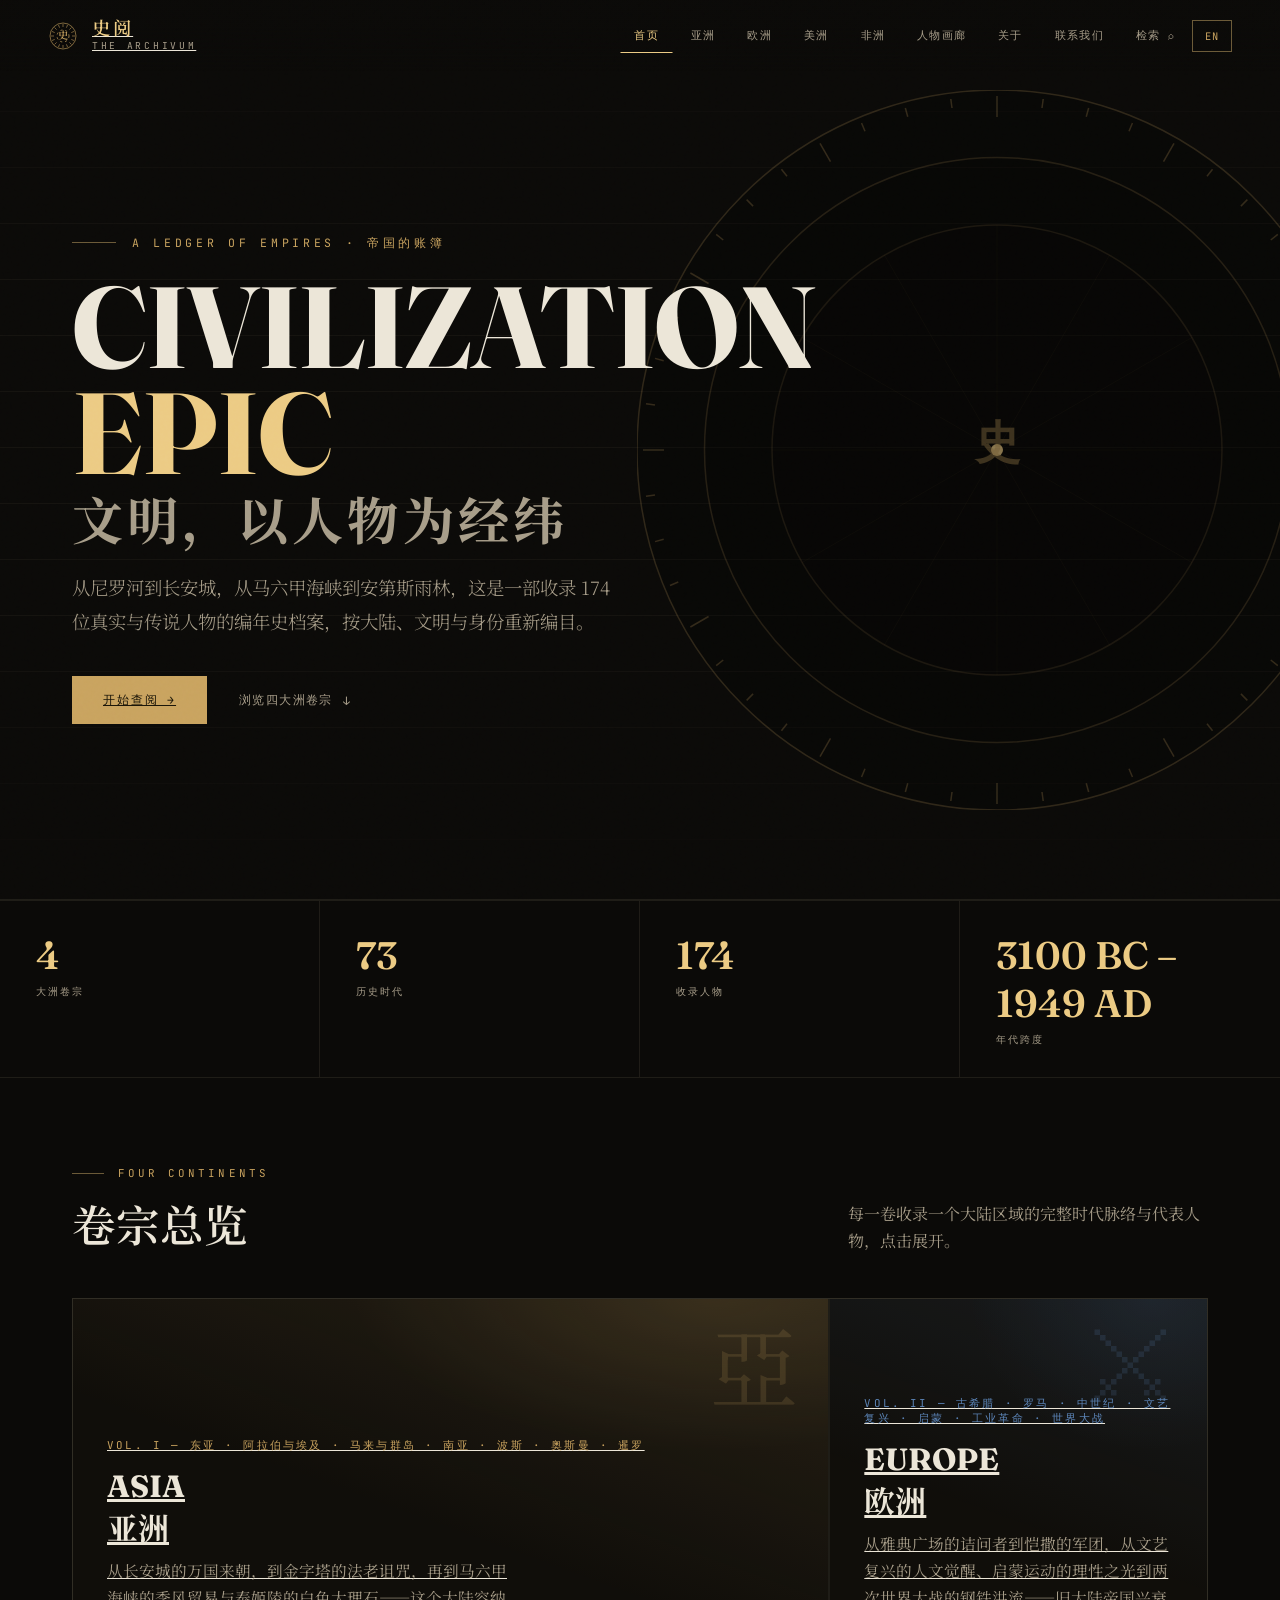
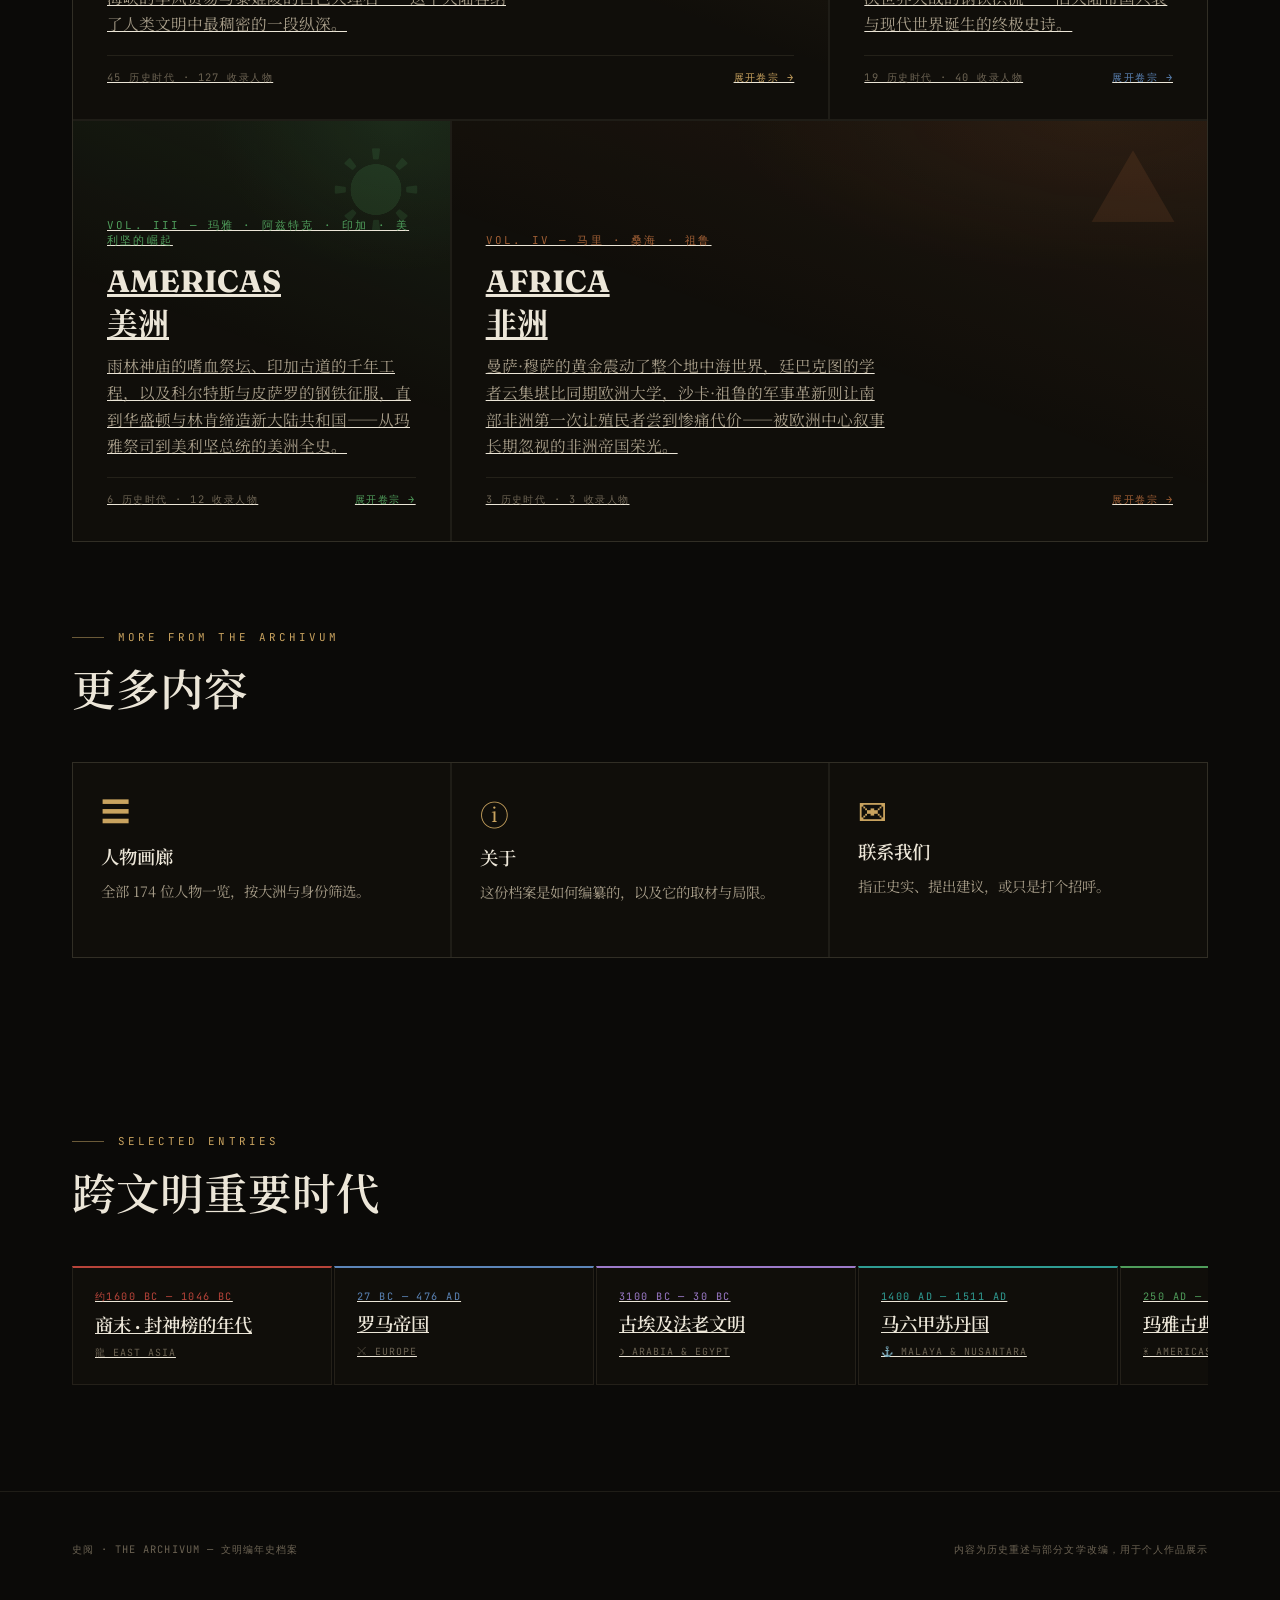
<file: index.html>
<!DOCTYPE html>
<html lang="zh-CN">
<head>
<meta charset="UTF-8">
<meta name="viewport" content="width=device-width, initial-scale=1.0">
<title>史阅 THE ARCHIVUM — 文明编年史</title>
<meta name="description" content="一部横跨亚洲、欧洲与美洲的人物编年史档案。">
<link rel="preconnect" href="https://fonts.googleapis.com">
<link rel="preconnect" href="https://fonts.gstatic.com" crossorigin>
<link href="https://fonts.googleapis.com/css2?family=Fraunces:ital,opsz,wght@0,9..144,300;0,9..144,500;0,9..144,600;0,9..144,700;0,9..144,900;1,9..144,500&family=Noto+Serif+SC:wght@300;400;500;600;700;900&family=JetBrains+Mono:wght@400;500;600&display=swap" rel="stylesheet">
<link rel="stylesheet" href="style.css">
</head>
<body>
<div class="grain" aria-hidden="true"></div>

<header class="topbar">
  <a class="brand" href="index.html" aria-label="返回首页">
    <span class="seal" id="brandSeal"></span>
    <span class="brand-text"><span class="brand-zh">史阅</span><span class="brand-en">THE ARCHIVUM</span></span>
  </a>
  <nav class="topnav">
    <button class="tbtn" data-nav-key="home" data-page="index.html" onclick="location.href='index.html'"><span class="full">首页</span></button>
    <button class="tbtn" data-nav-key="asia" data-page="asia.html" onclick="location.href='asia.html'"><span class="full">亚洲</span></button>
    <button class="tbtn" data-nav-key="europe" data-page="europe.html" onclick="location.href='europe.html'"><span class="full">欧洲</span></button>
    <button class="tbtn" data-nav-key="americas" data-page="americas.html" onclick="location.href='americas.html'"><span class="full">美洲</span></button>
    <button class="tbtn" data-nav-key="africa" data-page="africa.html" onclick="location.href='africa.html'"><span class="full">非洲</span></button>
    <button class="tbtn" data-nav-key="gallery" data-page="gallery.html" onclick="location.href='gallery.html'"><span class="full">画廊</span></button>
    <button class="tbtn" data-nav-key="about" data-page="about.html" onclick="location.href='about.html'"><span class="full">关于</span></button>
    <button class="tbtn" data-nav-key="contact" data-page="contact.html" onclick="location.href='contact.html'"><span class="full">联系</span></button>
    <button class="tbtn" id="searchToggle"><span class="full" data-i18n="nav.search">检索</span> ⌕</button>
    <button class="tbtn ghost lang-pill" id="langToggle">EN</button>
  </nav>
</header>

<div class="search-overlay" id="searchOverlay" role="dialog" aria-label="搜索">
  <button class="search-close" id="searchClose" aria-label="关闭搜索">✕</button>
  <div class="search-box">
    <input type="text" class="search-input" id="searchInput" placeholder="搜索时代、人物、朝代……" autocomplete="off">
    <div class="search-hint" data-i18n="search.hint">按名称搜索 4 大区域 · 73 个时代 · 174 位人物</div>
  </div>
  <div class="search-results" id="searchResults"></div>
</div>

<main>
  <div class="hero">
    <div class="hero-astrolabe" id="heroAstrolabe" aria-hidden="true"></div>
    <div class="hero-eyebrow"><span data-i18n="hero.eyebrow">A LEDGER OF EMPIRES</span></div>
    <h1 class="hero-title">
      CIVILIZATION<br><em>EPIC</em>
      <span class="zh">文明，以人物为经纬</span>
    </h1>
    <p class="hero-desc" data-i18n="hero.desc">从尼罗河到长安城，从马六甲海峡到安第斯雨林——这是一部收录 174 位真实与传说人物的编年史档案，按大陆、文明与身份重新编目。</p>
    <div class="hero-actions">
      <a class="btn-primary" href="asia.html" data-i18n="hero.cta">开始查阅 →</a>
      <button class="link-scroll" data-scroll="#homeArchive"><span data-i18n="hero.scroll">浏览三大洲卷宗</span><span class="arrow">↓</span></button>
    </div>
  </div>

  <div class="stats-strip" id="statsStrip"></div>

  <div class="section" id="homeArchive">
    <div class="section-head">
      <div>
        <div class="section-eyebrow" data-i18n="archive.eyebrow">THREE CONTINENTS</div>
        <h2 class="section-title" data-i18n="archive.title">卷宗总览</h2>
      </div>
      <p class="section-note" data-i18n="archive.note">每一卷收录一个大陆区域的完整时代脉络与代表人物，点击展开。</p>
    </div>
    <div class="civ-grid" id="civGrid"></div>
  </div>

  <div class="section" id="homeUtility" style="padding-top:0">
    <div class="section-head">
      <div>
        <div class="section-eyebrow" data-i18n="more.eyebrow">MORE FROM THE ARCHIVUM</div>
        <h2 class="section-title" data-i18n="more.title">更多内容</h2>
      </div>
    </div>
    <div class="util-grid" id="utilityGrid"></div>
  </div>

  <div class="section" id="homeTimeline">
    <div class="section-head">
      <div>
        <div class="section-eyebrow" data-i18n="rail.eyebrow">SELECTED ENTRIES</div>
        <h2 class="section-title" data-i18n="rail.title">跨文明重要时代</h2>
      </div>
    </div>
    <div class="rail-wrap"><div class="rail" id="homeRail"></div></div>
  </div>

  <footer class="site-footer">
    <span>史阅 · THE ARCHIVUM — 文明编年史档案</span>
    <span data-i18n="footer.note">内容为历史重述与部分文学改编，用于个人作品展示</span>
  </footer>
</main>

<div class="scrim" id="scrim"></div>
<div class="drawer" id="eraDrawer" role="dialog" aria-label="时代详情">
  <button class="drawer-close" id="eraDrawerClose">✕</button>
  <div id="eraDrawerContent"></div>
</div>
<div class="drawer" id="personDrawer" role="dialog" aria-label="人物档案">
  <button class="drawer-close" id="personDrawerClose">✕</button>
  <div id="personDrawerContent"></div>
</div>

<script src="data.js"></script>
<script src="common.js"></script>
<script src="home.js"></script>
</body>
</html>
</file>
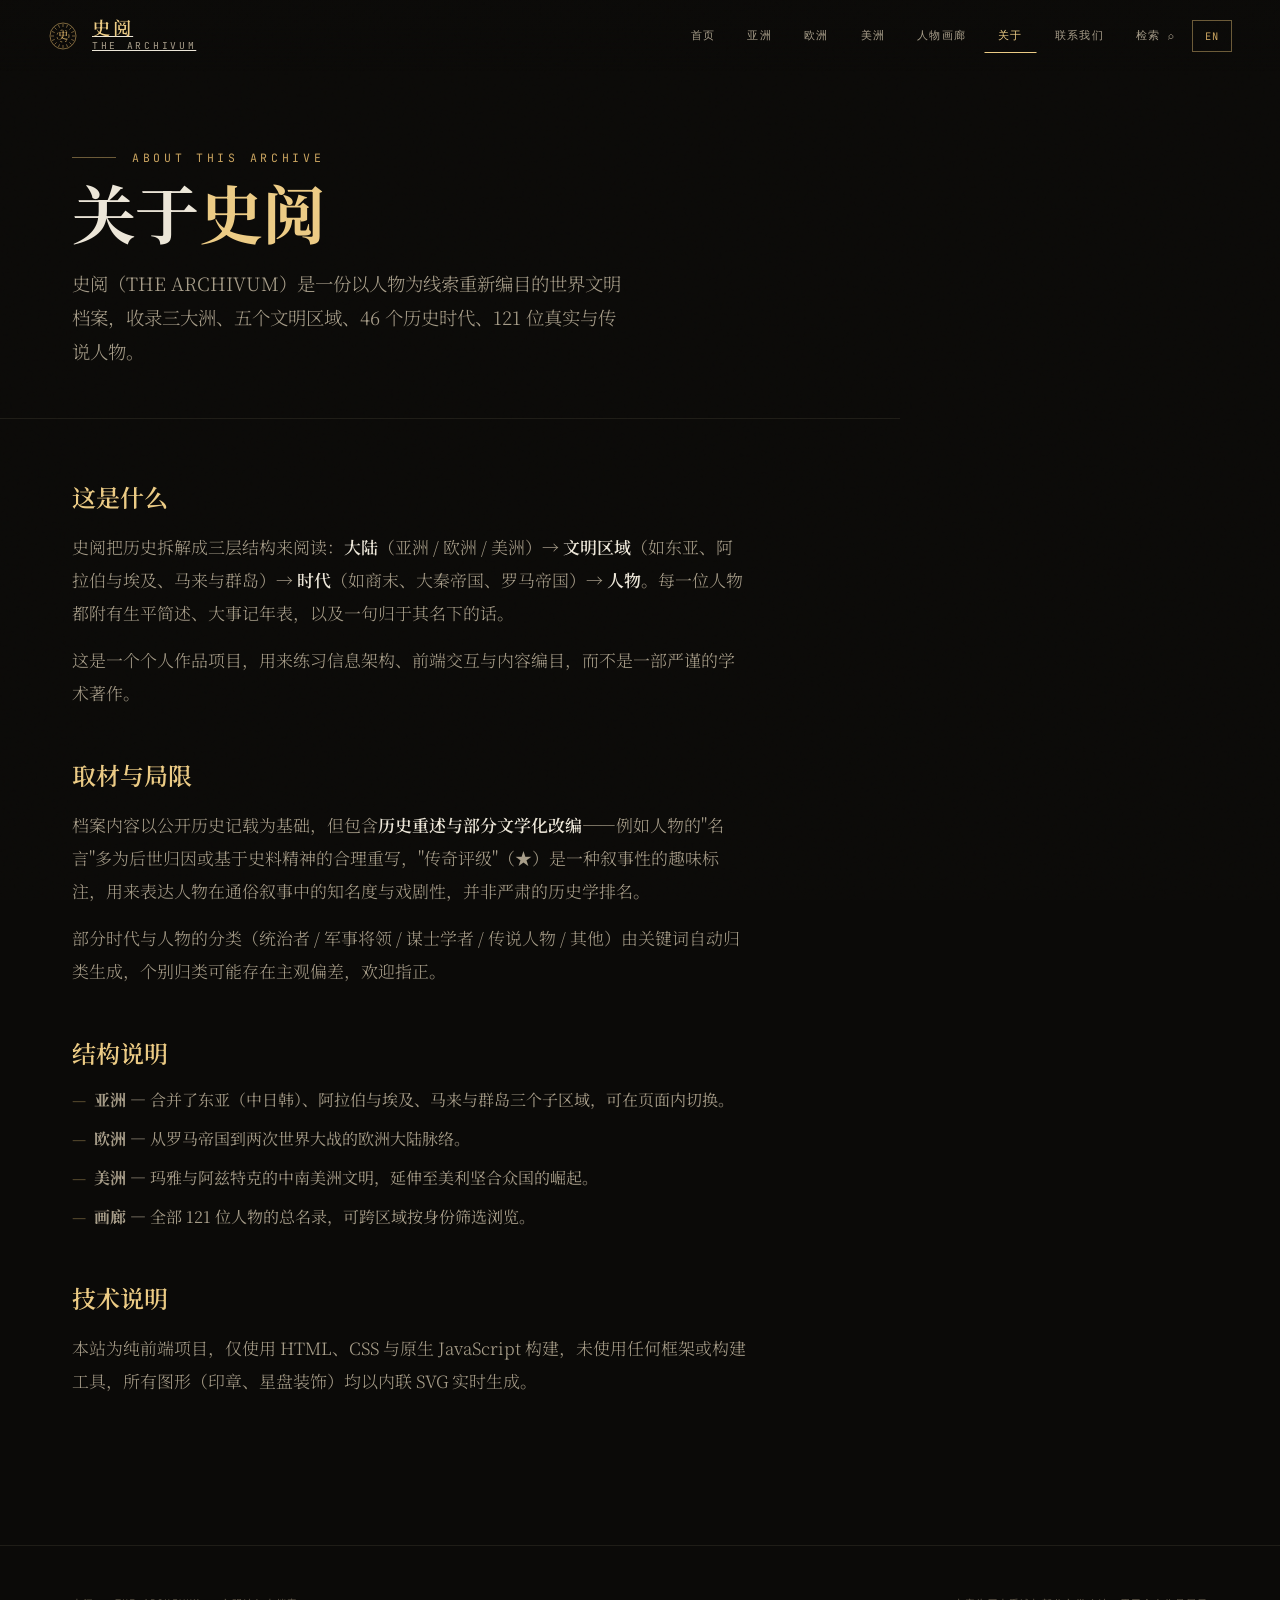
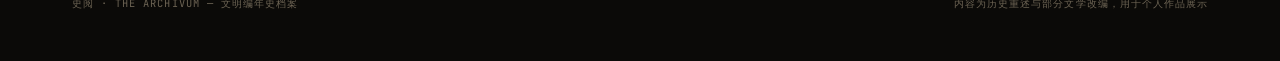
<file: about.html>
<!DOCTYPE html>
<html lang="zh-CN">
<head>
<meta charset="UTF-8">
<meta name="viewport" content="width=device-width, initial-scale=1.0">
<title>关于 ABOUT — 史阅 THE ARCHIVUM</title>
<meta name="description" content="关于史阅这份档案的编纂方式、取材与局限。">
<link rel="preconnect" href="https://fonts.googleapis.com">
<link rel="preconnect" href="https://fonts.gstatic.com" crossorigin>
<link href="https://fonts.googleapis.com/css2?family=Fraunces:ital,opsz,wght@0,9..144,300;0,9..144,500;0,9..144,600;0,9..144,700;0,9..144,900;1,9..144,500&family=Noto+Serif+SC:wght@300;400;500;600;700;900&family=JetBrains+Mono:wght@400;500;600&display=swap" rel="stylesheet">
<link rel="stylesheet" href="style.css">
</head>
<body>
<div class="grain" aria-hidden="true"></div>

<header class="topbar">
  <a class="brand" href="index.html" aria-label="返回首页">
    <span class="seal" id="brandSeal"></span>
    <span class="brand-text"><span class="brand-zh">史阅</span><span class="brand-en">THE ARCHIVUM</span></span>
  </a>
  <nav class="topnav">
    <button class="tbtn" data-nav-key="home" data-page="index.html" onclick="location.href='index.html'"><span class="full">首页</span></button>
    <button class="tbtn" data-nav-key="asia" data-page="asia.html" onclick="location.href='asia.html'"><span class="full">亚洲</span></button>
    <button class="tbtn" data-nav-key="europe" data-page="europe.html" onclick="location.href='europe.html'"><span class="full">欧洲</span></button>
    <button class="tbtn" data-nav-key="americas" data-page="americas.html" onclick="location.href='americas.html'"><span class="full">美洲</span></button>
    <button class="tbtn" data-nav-key="gallery" data-page="gallery.html" onclick="location.href='gallery.html'"><span class="full">画廊</span></button>
    <button class="tbtn" data-nav-key="about" data-page="about.html" onclick="location.href='about.html'"><span class="full">关于</span></button>
    <button class="tbtn" data-nav-key="contact" data-page="contact.html" onclick="location.href='contact.html'"><span class="full">联系</span></button>
    <button class="tbtn" id="searchToggle"><span class="full" data-i18n="nav.search">检索</span> ⌕</button>
    <button class="tbtn ghost lang-pill" id="langToggle">EN</button>
  </nav>
</header>

<div class="search-overlay" id="searchOverlay" role="dialog" aria-label="搜索">
  <button class="search-close" id="searchClose" aria-label="关闭搜索">✕</button>
  <div class="search-box">
    <input type="text" class="search-input" id="searchInput" placeholder="搜索时代、人物、朝代……" autocomplete="off">
    <div class="search-hint" data-i18n="search.hint">按名称搜索 3 大区域 · 46 个时代 · 121 位人物</div>
  </div>
  <div class="search-results" id="searchResults"></div>
</div>

<main>
  <div class="about-hero">
    <div class="hero-eyebrow" data-i18n="about.eyebrow">ABOUT THIS ARCHIVE</div>
    <h1 class="hero-title" style="font-size:clamp(2.4rem,5vw,4rem)">关于<em>史阅</em></h1>
    <p class="hero-desc" style="margin-top:20px">史阅（THE ARCHIVUM）是一份以人物为线索重新编目的世界文明档案，收录三大洲、五个文明区域、46 个历史时代、121 位真实与传说人物。</p>
  </div>

  <div class="about-body">
    <div class="about-block">
      <h3>这是什么</h3>
      <p>史阅把历史拆解成三层结构来阅读：<strong>大陆</strong>（亚洲 / 欧洲 / 美洲）→ <strong>文明区域</strong>（如东亚、阿拉伯与埃及、马来与群岛）→ <strong>时代</strong>（如商末、大秦帝国、罗马帝国）→ <strong>人物</strong>。每一位人物都附有生平简述、大事记年表，以及一句归于其名下的话。</p>
      <p>这是一个个人作品项目，用来练习信息架构、前端交互与内容编目，而不是一部严谨的学术著作。</p>
    </div>

    <div class="about-block">
      <h3>取材与局限</h3>
      <p>档案内容以公开历史记载为基础，但包含<strong>历史重述与部分文学化改编</strong>——例如人物的"名言"多为后世归因或基于史料精神的合理重写，"传奇评级"（★）是一种叙事性的趣味标注，用来表达人物在通俗叙事中的知名度与戏剧性，并非严肃的历史学排名。</p>
      <p>部分时代与人物的分类（统治者 / 军事将领 / 谋士学者 / 传说人物 / 其他）由关键词自动归类生成，个别归类可能存在主观偏差，欢迎指正。</p>
    </div>

    <div class="about-block">
      <h3>结构说明</h3>
      <ul class="about-list">
        <li><strong>亚洲</strong> — 合并了东亚（中日韩）、阿拉伯与埃及、马来与群岛三个子区域，可在页面内切换。</li>
        <li><strong>欧洲</strong> — 从罗马帝国到两次世界大战的欧洲大陆脉络。</li>
        <li><strong>美洲</strong> — 玛雅与阿兹特克的中南美洲文明，延伸至美利坚合众国的崛起。</li>
        <li><strong>画廊</strong> — 全部 121 位人物的总名录，可跨区域按身份筛选浏览。</li>
      </ul>
    </div>

    <div class="about-block">
      <h3>技术说明</h3>
      <p>本站为纯前端项目，仅使用 HTML、CSS 与原生 JavaScript 构建，未使用任何框架或构建工具，所有图形（印章、星盘装饰）均以内联 SVG 实时生成。</p>
    </div>
  </div>

  <footer class="site-footer">
    <span>史阅 · THE ARCHIVUM — 文明编年史档案</span>
    <span data-i18n="footer.note">内容为历史重述与部分文学改编，用于个人作品展示</span>
  </footer>
</main>

<div class="scrim" id="scrim"></div>
<div class="drawer" id="eraDrawer" role="dialog" aria-label="时代详情">
  <button class="drawer-close" id="eraDrawerClose">✕</button>
  <div id="eraDrawerContent"></div>
</div>
<div class="drawer" id="personDrawer" role="dialog" aria-label="人物档案">
  <button class="drawer-close" id="personDrawerClose">✕</button>
  <div id="personDrawerContent"></div>
</div>

<script src="data.js"></script>
<script src="common.js"></script>
</body>
</html>
</file>
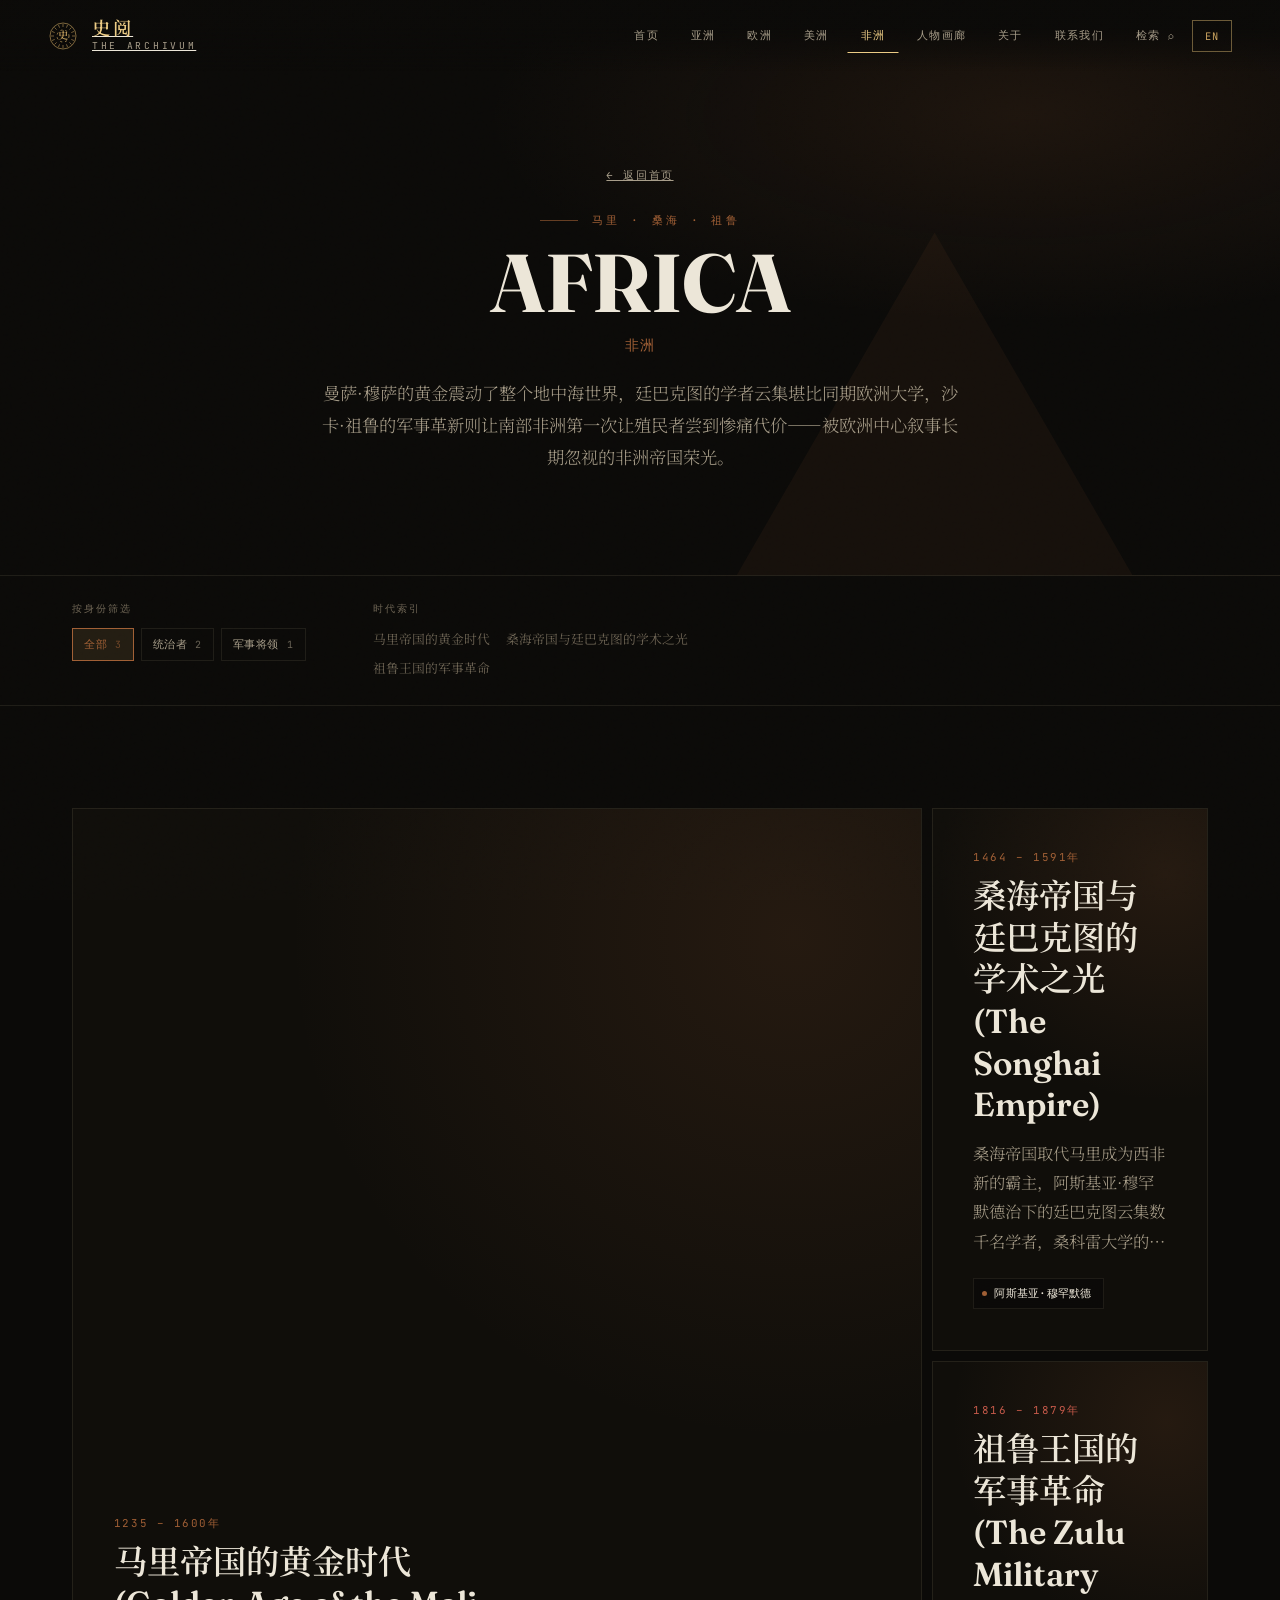
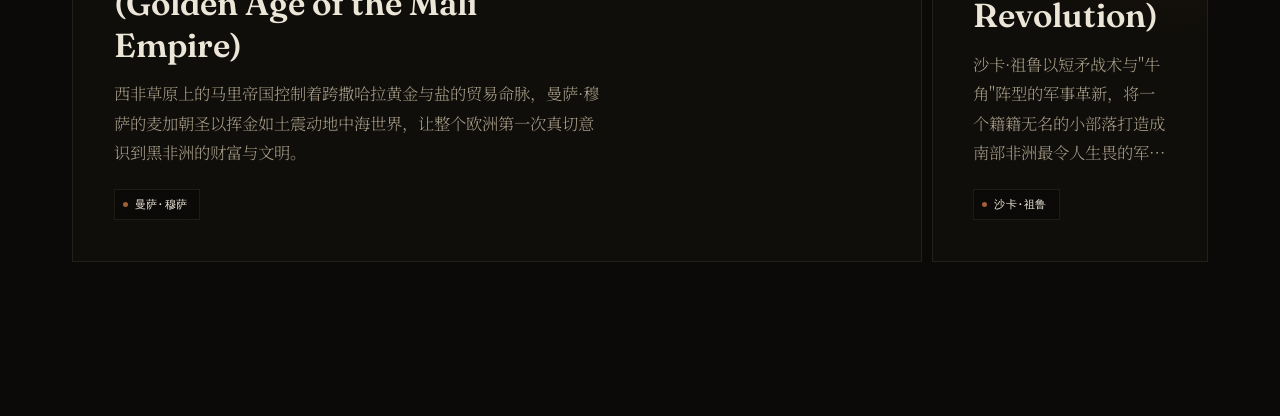
<file: africa.html>
<!DOCTYPE html>
<html lang="zh-CN">
<head>
<meta charset="UTF-8">
<meta name="viewport" content="width=device-width, initial-scale=1.0">
<title>非洲 AFRICA — 史阅 THE ARCHIVUM</title>
<meta name="description" content="马里、桑海与祖鲁——被欧洲中心叙事长期忽视的非洲帝国人物编年史。">
<link rel="preconnect" href="https://fonts.googleapis.com">
<link rel="preconnect" href="https://fonts.gstatic.com" crossorigin>
<link href="https://fonts.googleapis.com/css2?family=Fraunces:ital,opsz,wght@0,9..144,300;0,9..144,500;0,9..144,600;0,9..144,700;0,9..144,900;1,9..144,500&family=Noto+Serif+SC:wght@300;400;500;600;700;900&family=JetBrains+Mono:wght@400;500;600&display=swap" rel="stylesheet">
<link rel="stylesheet" href="style.css">
</head>
<body>
<div class="grain" aria-hidden="true"></div>

<header class="topbar">
  <a class="brand" href="index.html" aria-label="返回首页">
    <span class="seal" id="brandSeal"></span>
    <span class="brand-text"><span class="brand-zh">史阅</span><span class="brand-en">THE ARCHIVUM</span></span>
  </a>
  <nav class="topnav">
    <button class="tbtn" data-nav-key="home" data-page="index.html" onclick="location.href='index.html'"><span class="full">首页</span></button>
    <button class="tbtn" data-nav-key="asia" data-page="asia.html" onclick="location.href='asia.html'"><span class="full">亚洲</span></button>
    <button class="tbtn" data-nav-key="europe" data-page="europe.html" onclick="location.href='europe.html'"><span class="full">欧洲</span></button>
    <button class="tbtn" data-nav-key="americas" data-page="americas.html" onclick="location.href='americas.html'"><span class="full">美洲</span></button>
    <button class="tbtn" data-nav-key="africa" data-page="africa.html" onclick="location.href='africa.html'"><span class="full">非洲</span></button>
    <button class="tbtn" data-nav-key="gallery" data-page="gallery.html" onclick="location.href='gallery.html'"><span class="full">画廊</span></button>
    <button class="tbtn" data-nav-key="about" data-page="about.html" onclick="location.href='about.html'"><span class="full">关于</span></button>
    <button class="tbtn" data-nav-key="contact" data-page="contact.html" onclick="location.href='contact.html'"><span class="full">联系</span></button>
    <button class="tbtn" id="searchToggle"><span class="full" data-i18n="nav.search">检索</span> ⌕</button>
    <button class="tbtn ghost lang-pill" id="langToggle">EN</button>
  </nav>
</header>

<div class="search-overlay" id="searchOverlay" role="dialog" aria-label="搜索">
  <button class="search-close" id="searchClose" aria-label="关闭搜索">✕</button>
  <div class="search-box">
    <input type="text" class="search-input" id="searchInput" placeholder="搜索时代、人物、朝代……" autocomplete="off">
    <div class="search-hint" data-i18n="search.hint">按名称搜索 4 大区域 · 68 个时代 · 163 位人物</div>
  </div>
  <div class="search-results" id="searchResults"></div>
</div>

<main>
  <div class="civ-hero" id="civHero"></div>
  <div class="civ-body">
    <aside class="civ-sidebar" id="civSidebar"></aside>
    <div class="civ-main" id="civMain"></div>
  </div>
</main>

<div class="scrim" id="scrim"></div>
<div class="drawer" id="eraDrawer" role="dialog" aria-label="时代详情">
  <button class="drawer-close" id="eraDrawerClose">✕</button>
  <div id="eraDrawerContent"></div>
</div>
<div class="drawer" id="personDrawer" role="dialog" aria-label="人物档案">
  <button class="drawer-close" id="personDrawerClose">✕</button>
  <div id="personDrawerContent"></div>
</div>

<script src="data.js"></script>
<script src="common.js"></script>
<script>const REGION_KEY = "africa";</script>
<script src="region.js"></script>
</body>
</html>
</file>
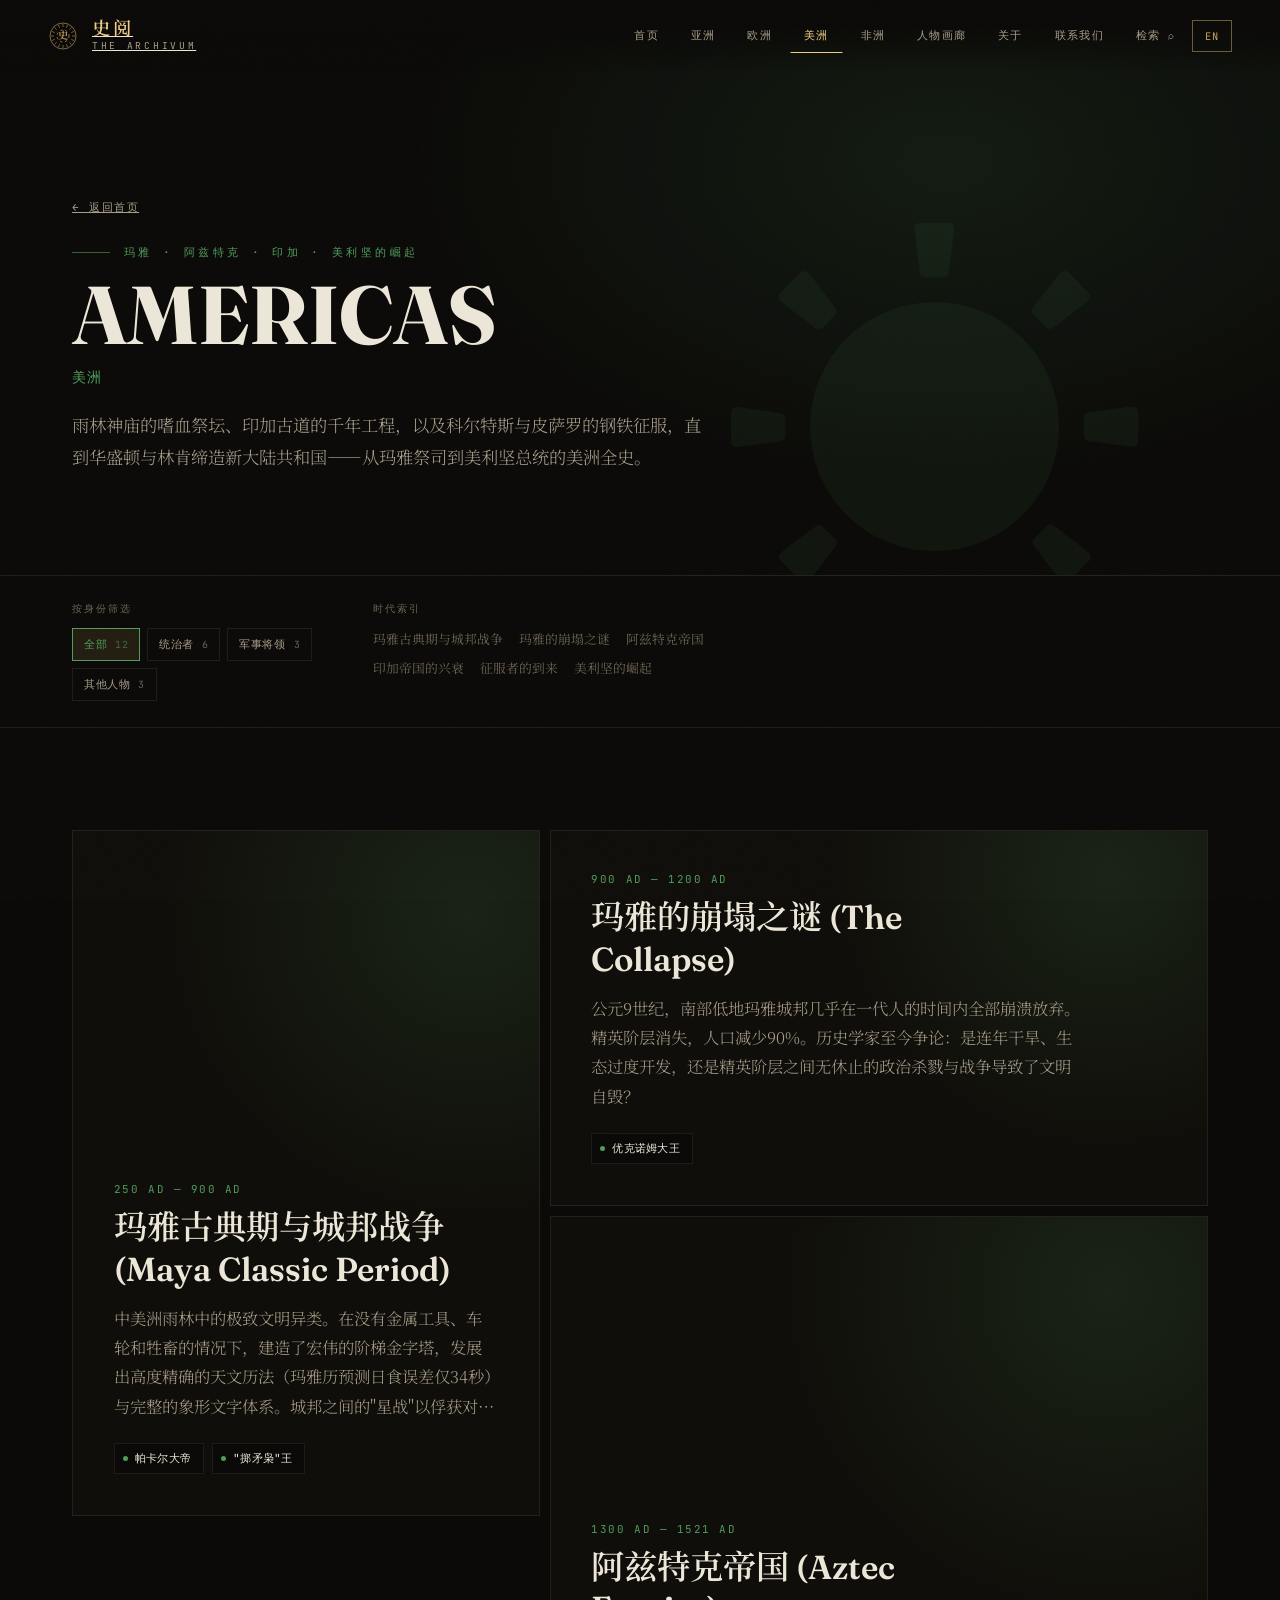
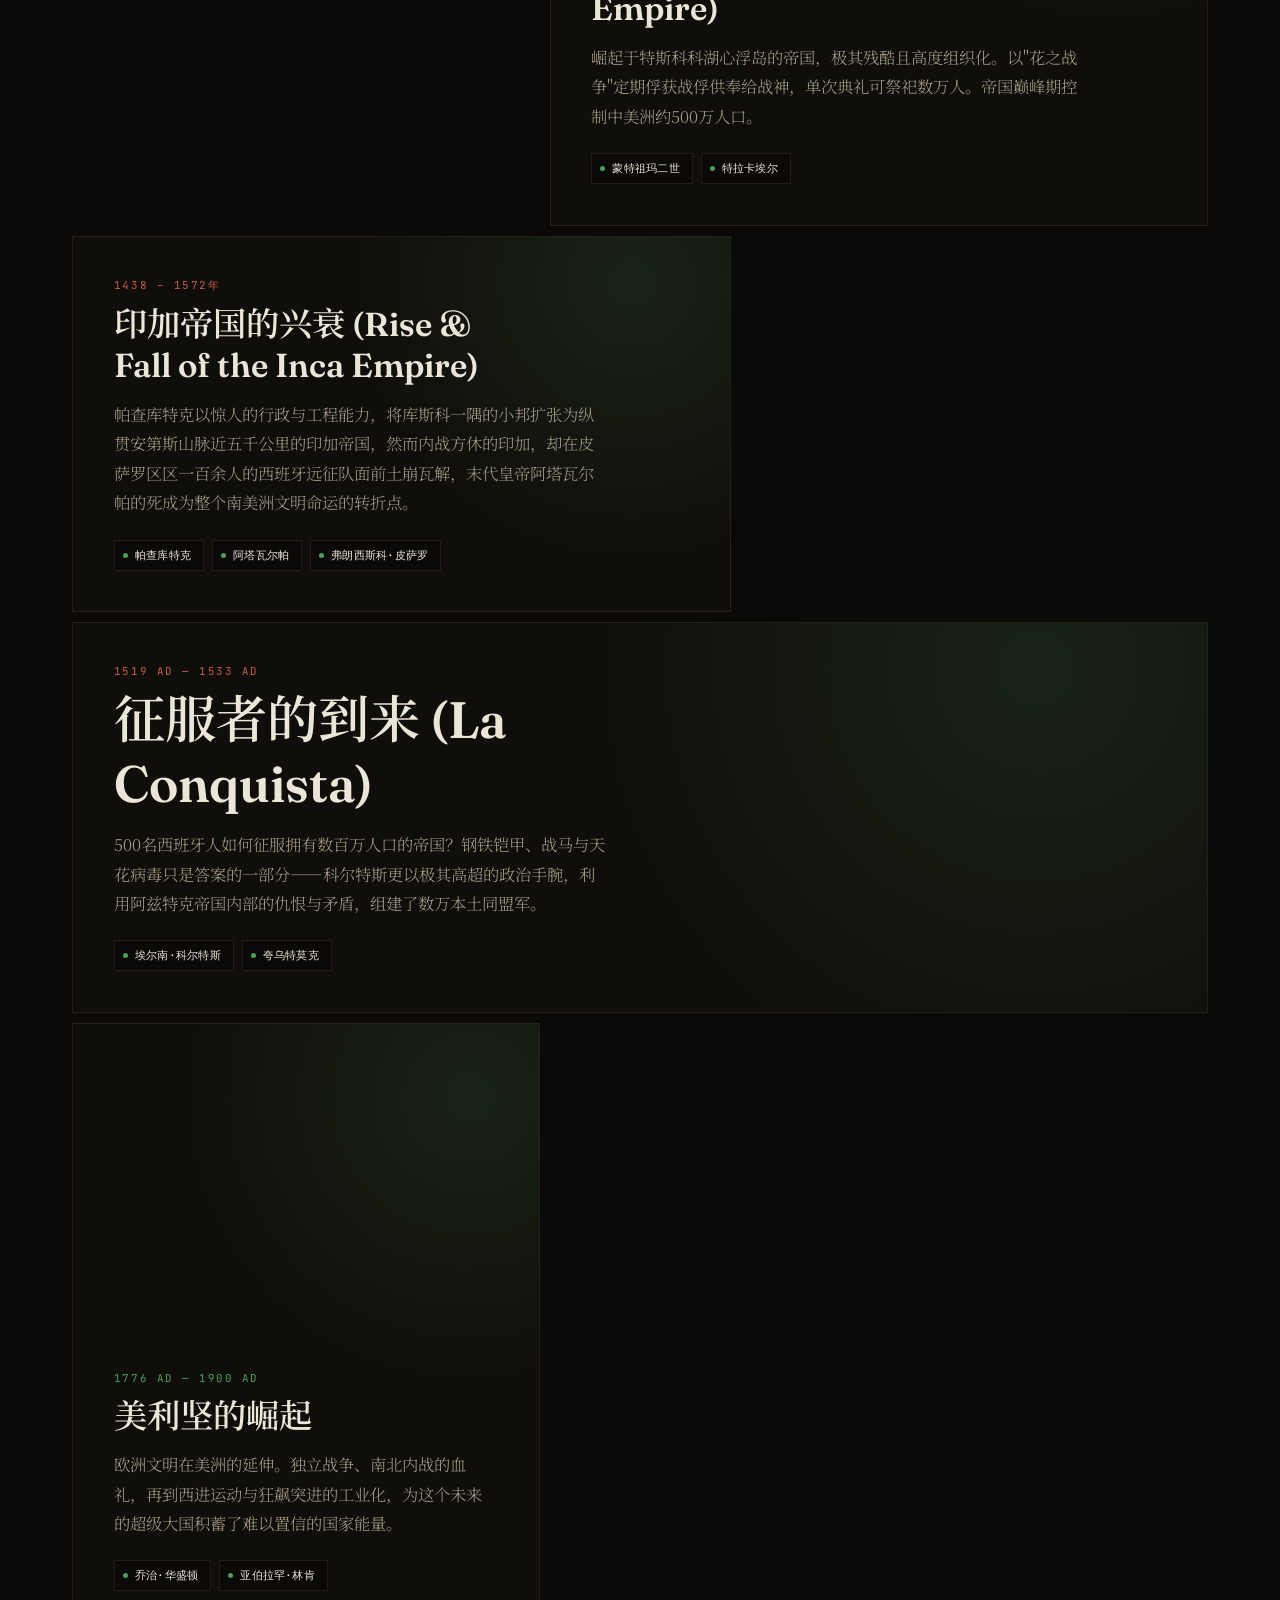
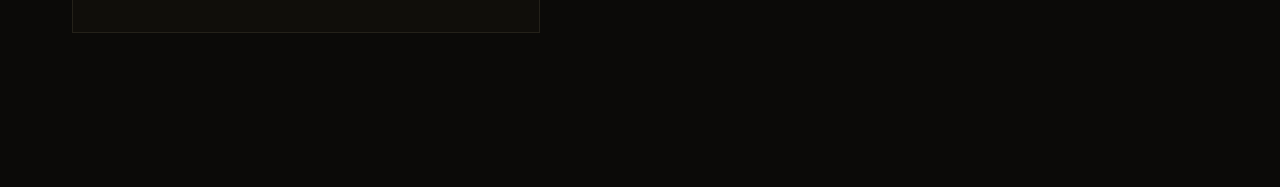
<file: americas.html>
<!DOCTYPE html>
<html lang="zh-CN">
<head>
<meta charset="UTF-8">
<meta name="viewport" content="width=device-width, initial-scale=1.0">
<title>美洲 AMERICAS — 史阅 THE ARCHIVUM</title>
<meta name="description" content="玛雅、阿兹特克与美利坚崛起的人物编年史。">
<link rel="preconnect" href="https://fonts.googleapis.com">
<link rel="preconnect" href="https://fonts.gstatic.com" crossorigin>
<link href="https://fonts.googleapis.com/css2?family=Fraunces:ital,opsz,wght@0,9..144,300;0,9..144,500;0,9..144,600;0,9..144,700;0,9..144,900;1,9..144,500&family=Noto+Serif+SC:wght@300;400;500;600;700;900&family=JetBrains+Mono:wght@400;500;600&display=swap" rel="stylesheet">
<link rel="stylesheet" href="style.css">
</head>
<body>
<div class="grain" aria-hidden="true"></div>

<header class="topbar">
  <a class="brand" href="index.html" aria-label="返回首页">
    <span class="seal" id="brandSeal"></span>
    <span class="brand-text"><span class="brand-zh">史阅</span><span class="brand-en">THE ARCHIVUM</span></span>
  </a>
  <nav class="topnav">
    <button class="tbtn" data-nav-key="home" data-page="index.html" onclick="location.href='index.html'"><span class="full">首页</span></button>
    <button class="tbtn" data-nav-key="asia" data-page="asia.html" onclick="location.href='asia.html'"><span class="full">亚洲</span></button>
    <button class="tbtn" data-nav-key="europe" data-page="europe.html" onclick="location.href='europe.html'"><span class="full">欧洲</span></button>
    <button class="tbtn" data-nav-key="americas" data-page="americas.html" onclick="location.href='americas.html'"><span class="full">美洲</span></button>
    <button class="tbtn" data-nav-key="africa" data-page="africa.html" onclick="location.href='africa.html'"><span class="full">非洲</span></button>
    <button class="tbtn" data-nav-key="gallery" data-page="gallery.html" onclick="location.href='gallery.html'"><span class="full">画廊</span></button>
    <button class="tbtn" data-nav-key="about" data-page="about.html" onclick="location.href='about.html'"><span class="full">关于</span></button>
    <button class="tbtn" data-nav-key="contact" data-page="contact.html" onclick="location.href='contact.html'"><span class="full">联系</span></button>
    <button class="tbtn" id="searchToggle"><span class="full" data-i18n="nav.search">检索</span> ⌕</button>
    <button class="tbtn ghost lang-pill" id="langToggle">EN</button>
  </nav>
</header>

<div class="search-overlay" id="searchOverlay" role="dialog" aria-label="搜索">
  <button class="search-close" id="searchClose" aria-label="关闭搜索">✕</button>
  <div class="search-box">
    <input type="text" class="search-input" id="searchInput" placeholder="搜索时代、人物、朝代……" autocomplete="off">
    <div class="search-hint" data-i18n="search.hint">按名称搜索 3 大区域 · 46 个时代 · 121 位人物</div>
  </div>
  <div class="search-results" id="searchResults"></div>
</div>

<main>
  <div class="civ-hero" id="civHero"></div>
  <div class="civ-body">
    <aside class="civ-sidebar" id="civSidebar"></aside>
    <div class="civ-main" id="civMain"></div>
  </div>
</main>

<div class="scrim" id="scrim"></div>
<div class="drawer" id="eraDrawer" role="dialog" aria-label="时代详情">
  <button class="drawer-close" id="eraDrawerClose">✕</button>
  <div id="eraDrawerContent"></div>
</div>
<div class="drawer" id="personDrawer" role="dialog" aria-label="人物档案">
  <button class="drawer-close" id="personDrawerClose">✕</button>
  <div id="personDrawerContent"></div>
</div>

<script src="data.js"></script>
<script src="common.js"></script>
<script>const REGION_KEY = "americas";</script>
<script src="region.js"></script>
</body>
</html>
</file>
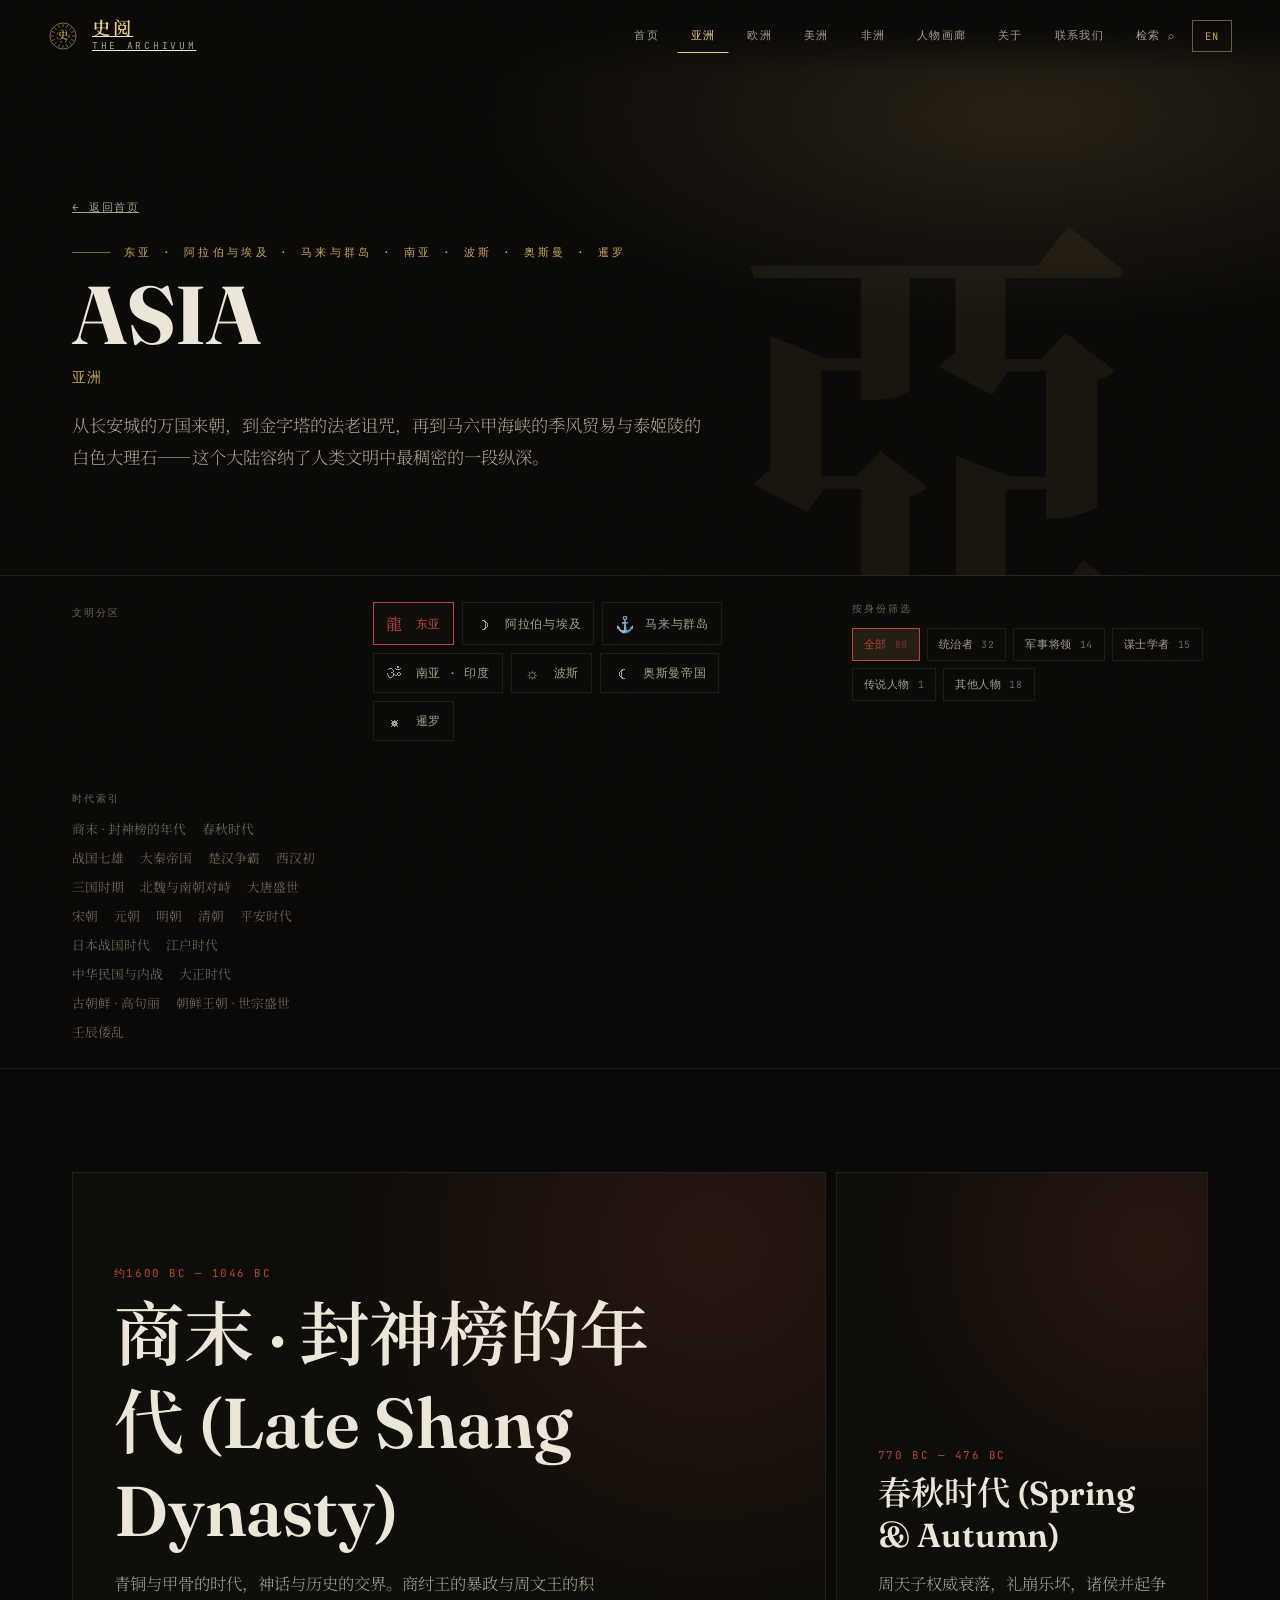
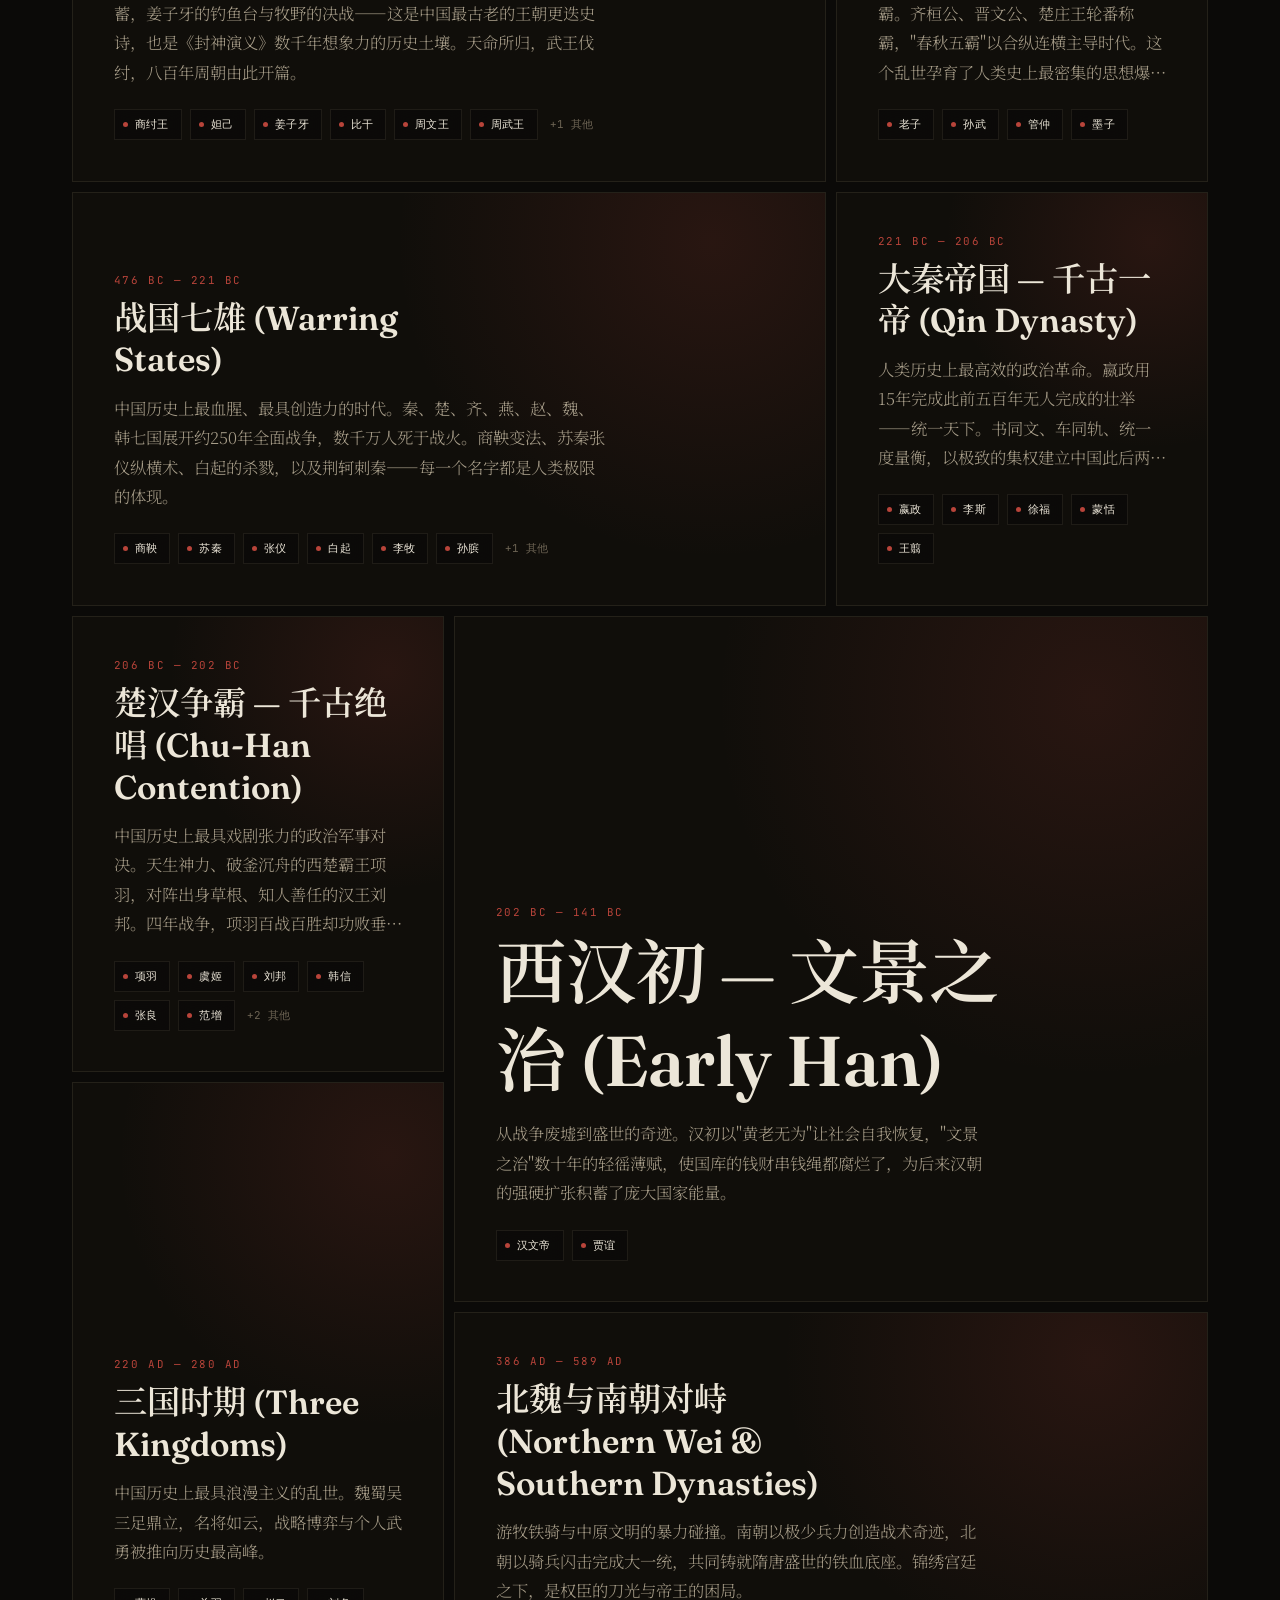
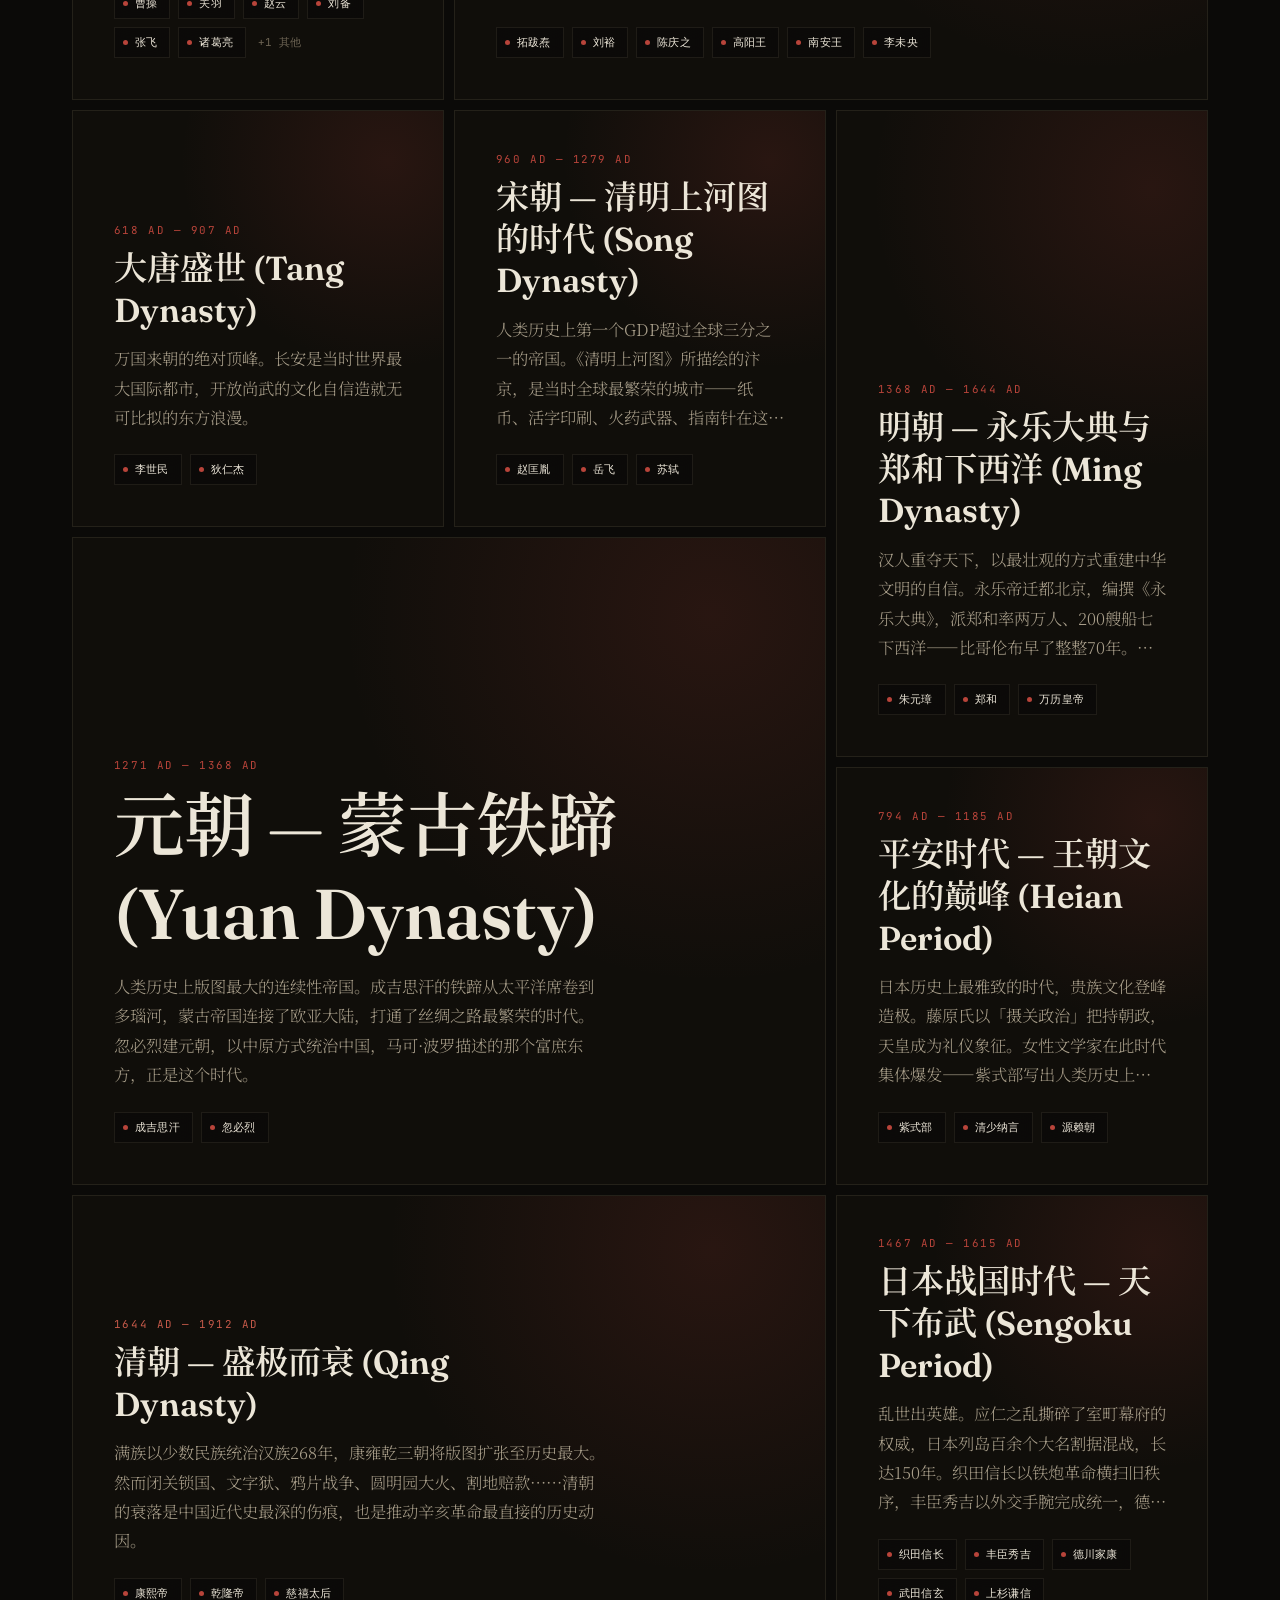
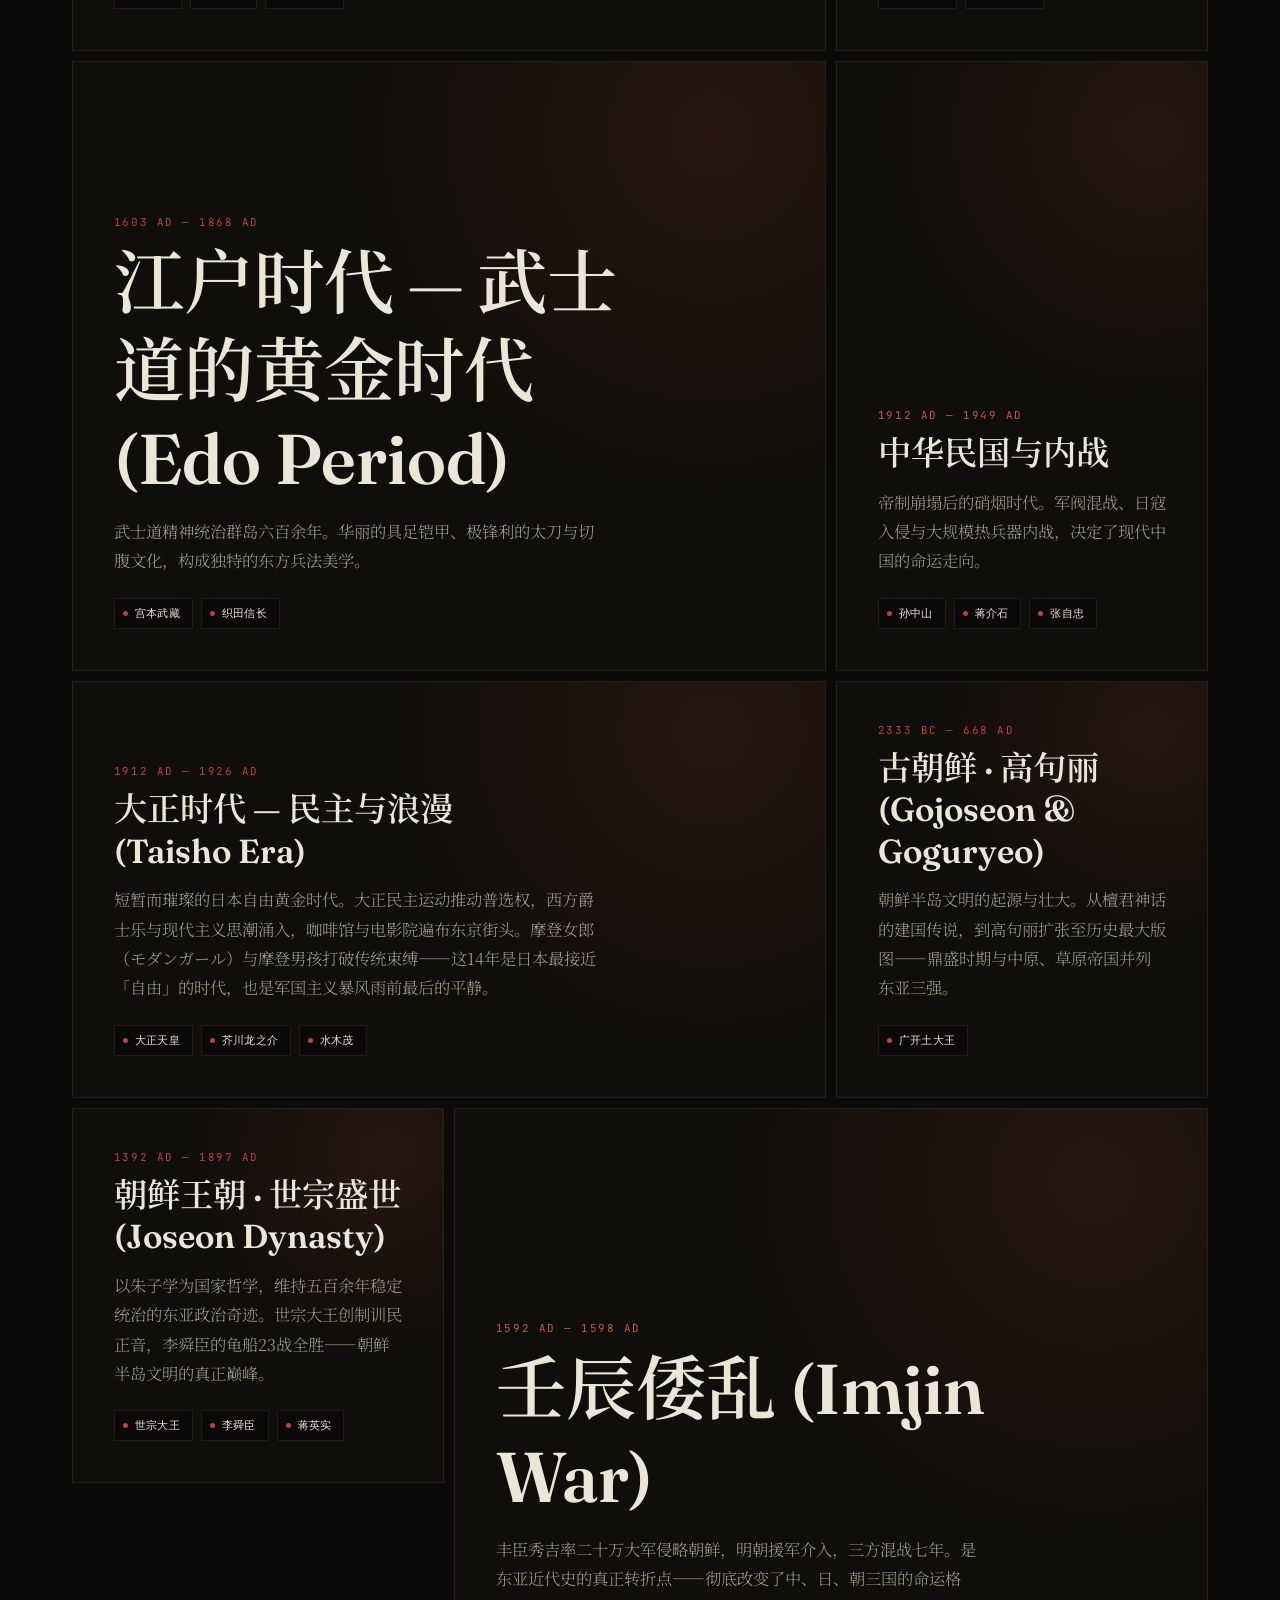
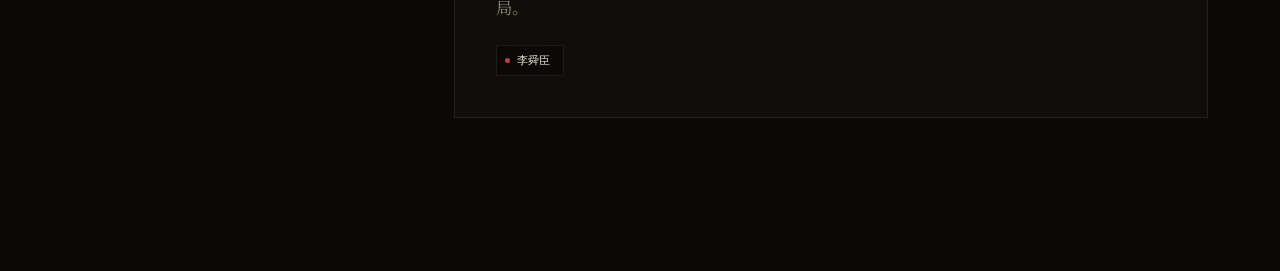
<file: asia.html>
<!DOCTYPE html>
<html lang="zh-CN">
<head>
<meta charset="UTF-8">
<meta name="viewport" content="width=device-width, initial-scale=1.0">
<title>亚洲 ASIA — 史阅 THE ARCHIVUM</title>
<meta name="description" content="东亚、阿拉伯与埃及、马来与群岛的完整人物编年史。">
<link rel="preconnect" href="https://fonts.googleapis.com">
<link rel="preconnect" href="https://fonts.gstatic.com" crossorigin>
<link href="https://fonts.googleapis.com/css2?family=Fraunces:ital,opsz,wght@0,9..144,300;0,9..144,500;0,9..144,600;0,9..144,700;0,9..144,900;1,9..144,500&family=Noto+Serif+SC:wght@300;400;500;600;700;900&family=JetBrains+Mono:wght@400;500;600&display=swap" rel="stylesheet">
<link rel="stylesheet" href="style.css">
</head>
<body>
<div class="grain" aria-hidden="true"></div>

<header class="topbar">
  <a class="brand" href="index.html" aria-label="返回首页">
    <span class="seal" id="brandSeal"></span>
    <span class="brand-text"><span class="brand-zh">史阅</span><span class="brand-en">THE ARCHIVUM</span></span>
  </a>
  <nav class="topnav">
    <button class="tbtn" data-nav-key="home" data-page="index.html" onclick="location.href='index.html'"><span class="full">首页</span></button>
    <button class="tbtn" data-nav-key="asia" data-page="asia.html" onclick="location.href='asia.html'"><span class="full">亚洲</span></button>
    <button class="tbtn" data-nav-key="europe" data-page="europe.html" onclick="location.href='europe.html'"><span class="full">欧洲</span></button>
    <button class="tbtn" data-nav-key="americas" data-page="americas.html" onclick="location.href='americas.html'"><span class="full">美洲</span></button>
    <button class="tbtn" data-nav-key="africa" data-page="africa.html" onclick="location.href='africa.html'"><span class="full">非洲</span></button>
    <button class="tbtn" data-nav-key="gallery" data-page="gallery.html" onclick="location.href='gallery.html'"><span class="full">画廊</span></button>
    <button class="tbtn" data-nav-key="about" data-page="about.html" onclick="location.href='about.html'"><span class="full">关于</span></button>
    <button class="tbtn" data-nav-key="contact" data-page="contact.html" onclick="location.href='contact.html'"><span class="full">联系</span></button>
    <button class="tbtn" id="searchToggle"><span class="full" data-i18n="nav.search">检索</span> ⌕</button>
    <button class="tbtn ghost lang-pill" id="langToggle">EN</button>
  </nav>
</header>

<div class="search-overlay" id="searchOverlay" role="dialog" aria-label="搜索">
  <button class="search-close" id="searchClose" aria-label="关闭搜索">✕</button>
  <div class="search-box">
    <input type="text" class="search-input" id="searchInput" placeholder="搜索时代、人物、朝代……" autocomplete="off">
    <div class="search-hint" data-i18n="search.hint">按名称搜索 3 大区域 · 46 个时代 · 121 位人物</div>
  </div>
  <div class="search-results" id="searchResults"></div>
</div>

<main>
  <div class="civ-hero" id="civHero"></div>
  <div class="civ-body">
    <aside class="civ-sidebar" id="civSidebar"></aside>
    <div class="civ-main" id="civMain"></div>
  </div>
</main>

<div class="scrim" id="scrim"></div>
<div class="drawer" id="eraDrawer" role="dialog" aria-label="时代详情">
  <button class="drawer-close" id="eraDrawerClose">✕</button>
  <div id="eraDrawerContent"></div>
</div>
<div class="drawer" id="personDrawer" role="dialog" aria-label="人物档案">
  <button class="drawer-close" id="personDrawerClose">✕</button>
  <div id="personDrawerContent"></div>
</div>

<script src="data.js"></script>
<script src="common.js"></script>
<script>const REGION_KEY = "asia";</script>
<script src="region.js"></script>
</body>
</html>
</file>
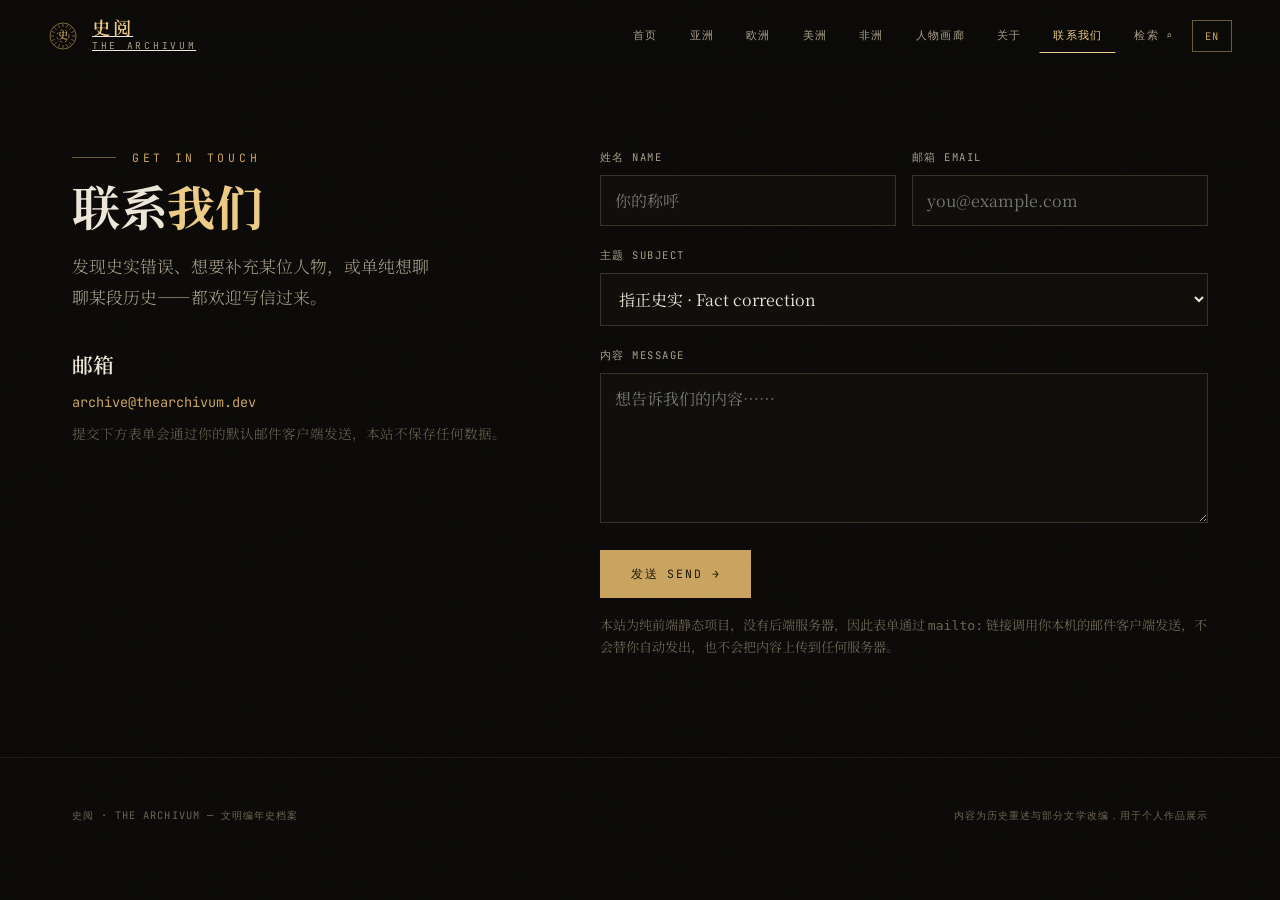
<file: contact.html>
<!DOCTYPE html>
<html lang="zh-CN">
<head>
<meta charset="UTF-8">
<meta name="viewport" content="width=device-width, initial-scale=1.0">
<title>联系我们 CONTACT — 史阅 THE ARCHIVUM</title>
<meta name="description" content="指正史实、提出建议，或联系史阅项目。">
<link rel="preconnect" href="https://fonts.googleapis.com">
<link rel="preconnect" href="https://fonts.gstatic.com" crossorigin>
<link href="https://fonts.googleapis.com/css2?family=Fraunces:ital,opsz,wght@0,9..144,300;0,9..144,500;0,9..144,600;0,9..144,700;0,9..144,900;1,9..144,500&family=Noto+Serif+SC:wght@300;400;500;600;700;900&family=JetBrains+Mono:wght@400;500;600&display=swap" rel="stylesheet">
<link rel="stylesheet" href="style.css">
</head>
<body>
<div class="grain" aria-hidden="true"></div>

<header class="topbar">
  <a class="brand" href="index.html" aria-label="返回首页">
    <span class="seal" id="brandSeal"></span>
    <span class="brand-text"><span class="brand-zh">史阅</span><span class="brand-en">THE ARCHIVUM</span></span>
  </a>
  <nav class="topnav">
    <button class="tbtn" data-nav-key="home" data-page="index.html" onclick="location.href='index.html'"><span class="full">首页</span></button>
    <button class="tbtn" data-nav-key="asia" data-page="asia.html" onclick="location.href='asia.html'"><span class="full">亚洲</span></button>
    <button class="tbtn" data-nav-key="europe" data-page="europe.html" onclick="location.href='europe.html'"><span class="full">欧洲</span></button>
    <button class="tbtn" data-nav-key="americas" data-page="americas.html" onclick="location.href='americas.html'"><span class="full">美洲</span></button>
    <button class="tbtn" data-nav-key="africa" data-page="africa.html" onclick="location.href='africa.html'"><span class="full">非洲</span></button>
    <button class="tbtn" data-nav-key="gallery" data-page="gallery.html" onclick="location.href='gallery.html'"><span class="full">画廊</span></button>
    <button class="tbtn" data-nav-key="about" data-page="about.html" onclick="location.href='about.html'"><span class="full">关于</span></button>
    <button class="tbtn" data-nav-key="contact" data-page="contact.html" onclick="location.href='contact.html'"><span class="full">联系</span></button>
    <button class="tbtn" id="searchToggle"><span class="full" data-i18n="nav.search">检索</span> ⌕</button>
    <button class="tbtn ghost lang-pill" id="langToggle">EN</button>
  </nav>
</header>

<div class="search-overlay" id="searchOverlay" role="dialog" aria-label="搜索">
  <button class="search-close" id="searchClose" aria-label="关闭搜索">✕</button>
  <div class="search-box">
    <input type="text" class="search-input" id="searchInput" placeholder="搜索时代、人物、朝代……" autocomplete="off">
    <div class="search-hint" data-i18n="search.hint">按名称搜索 3 大区域 · 46 个时代 · 121 位人物</div>
  </div>
  <div class="search-results" id="searchResults"></div>
</div>

<main>
  <div class="contact-wrap">
    <div class="contact-info">
      <div class="hero-eyebrow" data-i18n="contact.eyebrow">GET IN TOUCH</div>
      <h1 class="hero-title" style="font-size:clamp(2rem,4vw,3rem)">联系<em>我们</em></h1>
      <p style="margin-top:20px; color:var(--stone); font-size:1.05rem; line-height:1.85; max-width:40ch;">发现史实错误、想要补充某位人物，或单纯想聊聊某段历史——都欢迎写信过来。</p>
      <div style="margin-top:36px">
        <h3>邮箱</h3>
        <a class="clink" href="mailto:archive@thearchivum.dev">archive@thearchivum.dev</a>
        <p style="font-size:.85rem; color:var(--stone-dim)">提交下方表单会通过你的默认邮件客户端发送，本站不保存任何数据。</p>
      </div>
    </div>

    <form class="contact-form" id="contactForm">
      <div class="field-row">
        <div class="field-group">
          <label class="field-label" for="cf-name">姓名 NAME</label>
          <input class="field-input" id="cf-name" name="name" type="text" required placeholder="你的称呼">
        </div>
        <div class="field-group">
          <label class="field-label" for="cf-email">邮箱 EMAIL</label>
          <input class="field-input" id="cf-email" name="email" type="email" required placeholder="you@example.com">
        </div>
      </div>
      <div class="field-group">
        <label class="field-label" for="cf-subject">主题 SUBJECT</label>
        <select class="field-select" id="cf-subject" name="subject">
          <option value="指正史实">指正史实 · Fact correction</option>
          <option value="建议新增人物">建议新增人物 · Suggest a figure</option>
          <option value="合作与转载">合作与转载 · Collaboration / reprint</option>
          <option value="其他">其他 · Other</option>
        </select>
      </div>
      <div class="field-group">
        <label class="field-label" for="cf-message">内容 MESSAGE</label>
        <textarea class="field-textarea" id="cf-message" name="message" required placeholder="想告诉我们的内容……"></textarea>
      </div>
      <div class="contact-submit-row">
        <button type="submit" class="btn-primary">发送 SEND →</button>
      </div>
      <div class="form-success" id="formSuccess">已为你打开默认邮件客户端并填好内容，请确认发送。 / Your email client should now be open with the message pre-filled — please confirm sending.</div>
      <p class="form-note">本站为纯前端静态项目，没有后端服务器，因此表单通过 <code>mailto:</code> 链接调用你本机的邮件客户端发送，不会替你自动发出，也不会把内容上传到任何服务器。</p>
    </form>
  </div>

  <footer class="site-footer">
    <span>史阅 · THE ARCHIVUM — 文明编年史档案</span>
    <span data-i18n="footer.note">内容为历史重述与部分文学改编，用于个人作品展示</span>
  </footer>
</main>

<div class="scrim" id="scrim"></div>
<div class="drawer" id="eraDrawer" role="dialog" aria-label="时代详情">
  <button class="drawer-close" id="eraDrawerClose">✕</button>
  <div id="eraDrawerContent"></div>
</div>
<div class="drawer" id="personDrawer" role="dialog" aria-label="人物档案">
  <button class="drawer-close" id="personDrawerClose">✕</button>
  <div id="personDrawerContent"></div>
</div>

<script src="data.js"></script>
<script src="common.js"></script>
<script src="contact.js"></script>
</body>
</html>
</file>
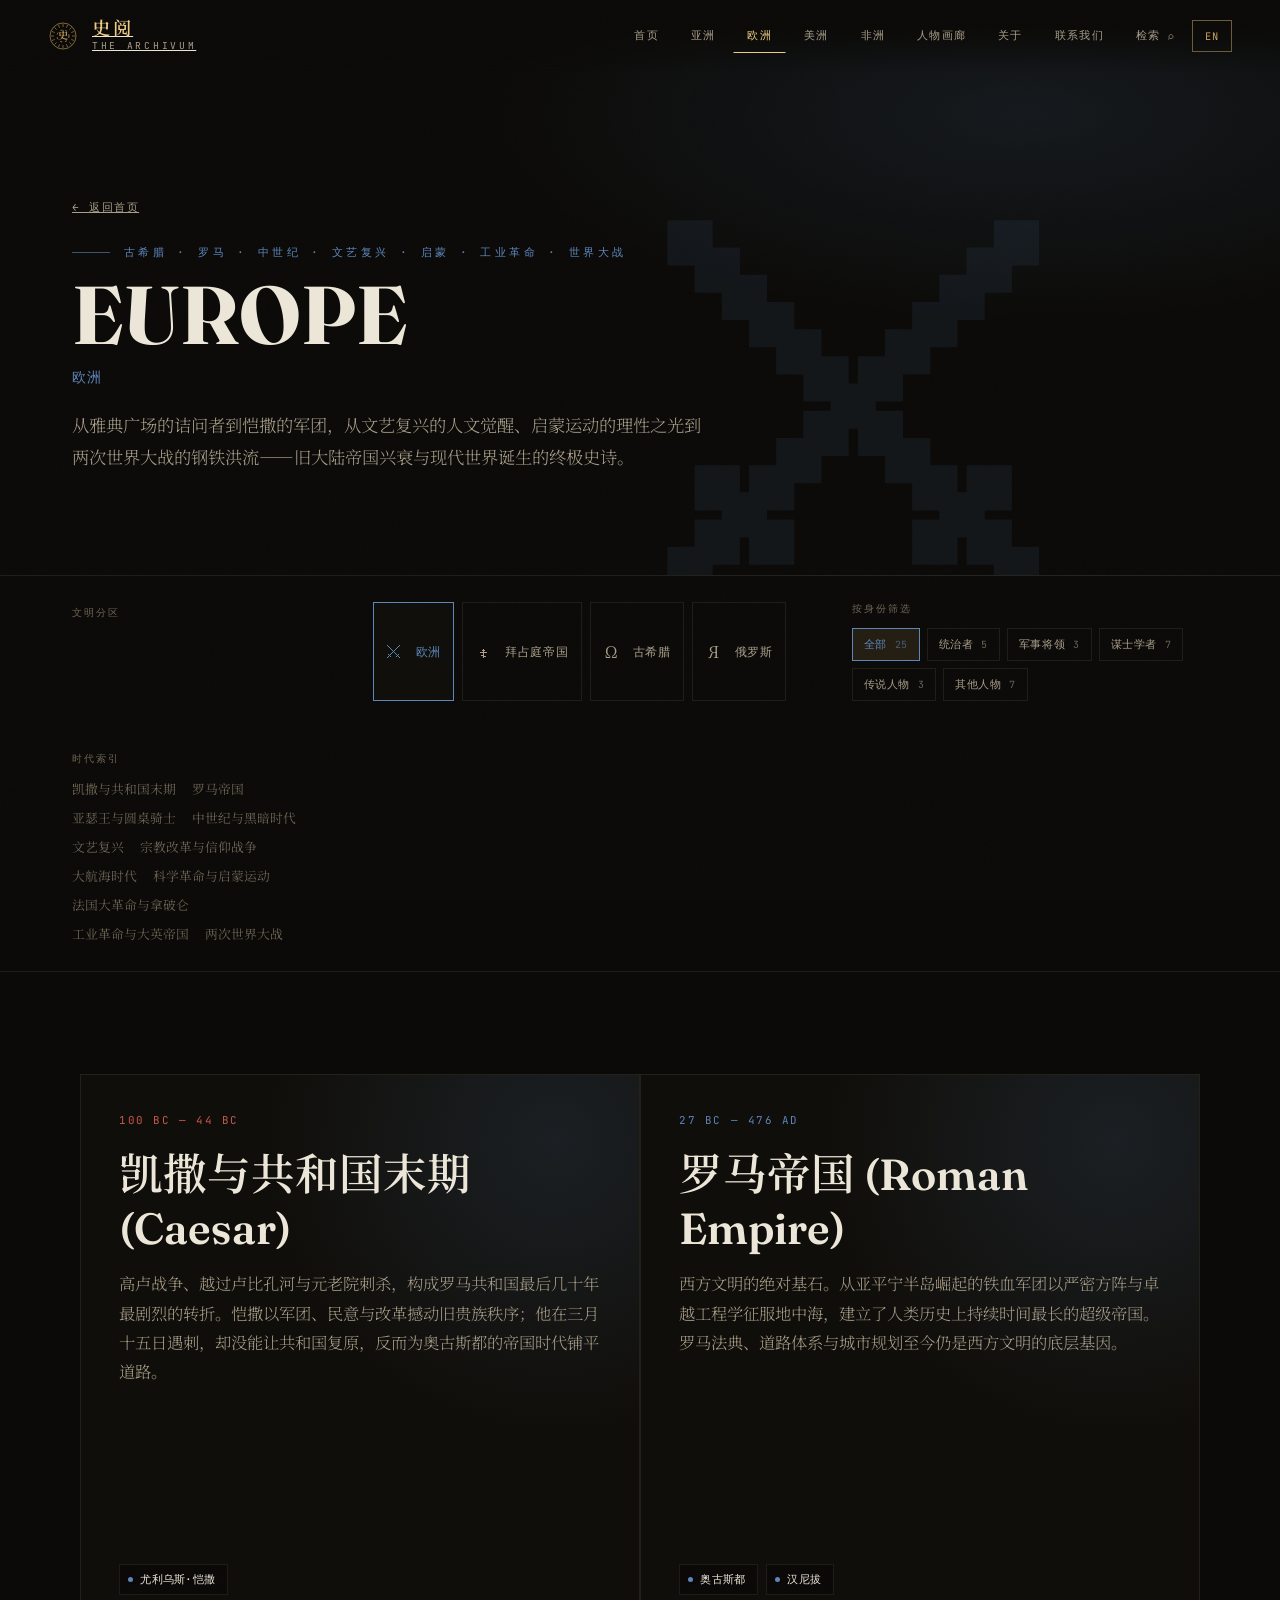
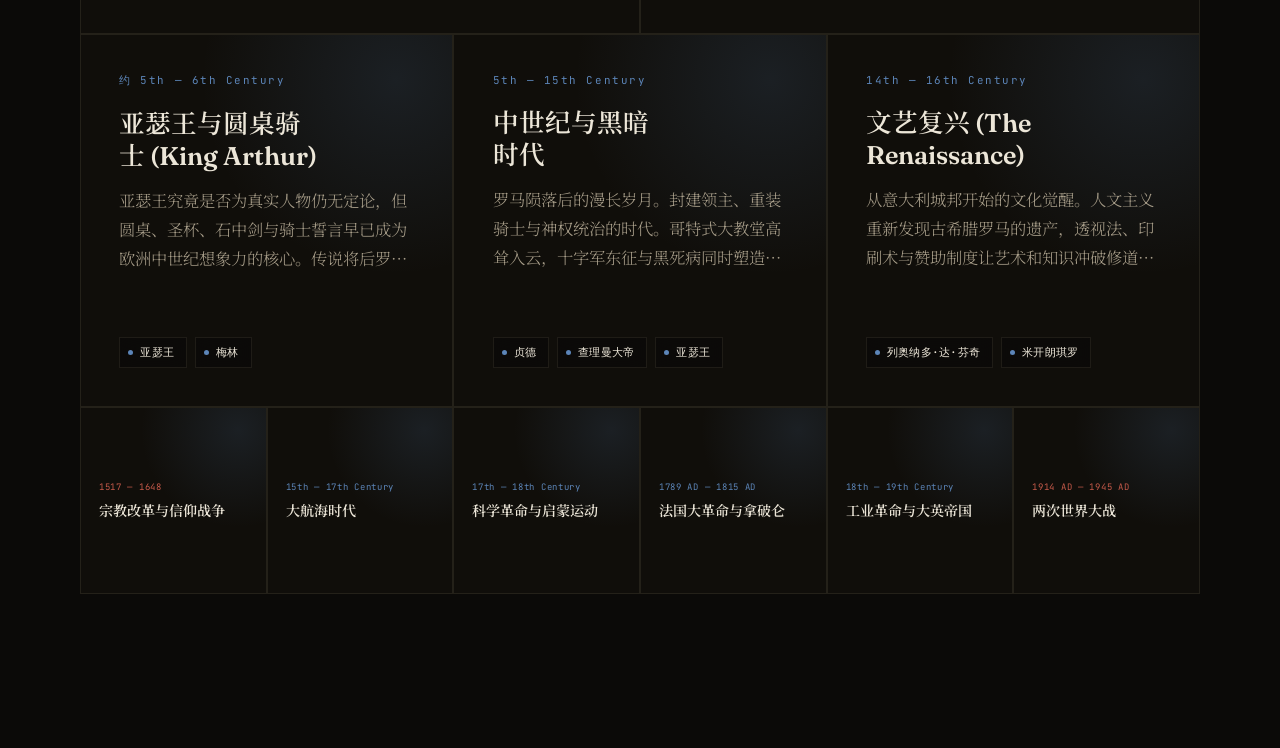
<file: europe.html>
<!DOCTYPE html>
<html lang="zh-CN">
<head>
<meta charset="UTF-8">
<meta name="viewport" content="width=device-width, initial-scale=1.0">
<title>欧洲 EUROPE — 史阅 THE ARCHIVUM</title>
<meta name="description" content="从罗马帝国到两次世界大战的欧洲人物编年史。">
<link rel="preconnect" href="https://fonts.googleapis.com">
<link rel="preconnect" href="https://fonts.gstatic.com" crossorigin>
<link href="https://fonts.googleapis.com/css2?family=Fraunces:ital,opsz,wght@0,9..144,300;0,9..144,500;0,9..144,600;0,9..144,700;0,9..144,900;1,9..144,500&family=Noto+Serif+SC:wght@300;400;500;600;700;900&family=JetBrains+Mono:wght@400;500;600&display=swap" rel="stylesheet">
<link rel="stylesheet" href="style.css">
</head>
<body>
<div class="grain" aria-hidden="true"></div>

<header class="topbar">
  <a class="brand" href="index.html" aria-label="返回首页">
    <span class="seal" id="brandSeal"></span>
    <span class="brand-text"><span class="brand-zh">史阅</span><span class="brand-en">THE ARCHIVUM</span></span>
  </a>
  <nav class="topnav">
    <button class="tbtn" data-nav-key="home" data-page="index.html" onclick="location.href='index.html'"><span class="full">首页</span></button>
    <button class="tbtn" data-nav-key="asia" data-page="asia.html" onclick="location.href='asia.html'"><span class="full">亚洲</span></button>
    <button class="tbtn" data-nav-key="europe" data-page="europe.html" onclick="location.href='europe.html'"><span class="full">欧洲</span></button>
    <button class="tbtn" data-nav-key="americas" data-page="americas.html" onclick="location.href='americas.html'"><span class="full">美洲</span></button>
    <button class="tbtn" data-nav-key="africa" data-page="africa.html" onclick="location.href='africa.html'"><span class="full">非洲</span></button>
    <button class="tbtn" data-nav-key="gallery" data-page="gallery.html" onclick="location.href='gallery.html'"><span class="full">画廊</span></button>
    <button class="tbtn" data-nav-key="about" data-page="about.html" onclick="location.href='about.html'"><span class="full">关于</span></button>
    <button class="tbtn" data-nav-key="contact" data-page="contact.html" onclick="location.href='contact.html'"><span class="full">联系</span></button>
    <button class="tbtn" id="searchToggle"><span class="full" data-i18n="nav.search">检索</span> ⌕</button>
    <button class="tbtn ghost lang-pill" id="langToggle">EN</button>
  </nav>
</header>

<div class="search-overlay" id="searchOverlay" role="dialog" aria-label="搜索">
  <button class="search-close" id="searchClose" aria-label="关闭搜索">✕</button>
  <div class="search-box">
    <input type="text" class="search-input" id="searchInput" placeholder="搜索时代、人物、朝代……" autocomplete="off">
    <div class="search-hint" data-i18n="search.hint">按名称搜索 3 大区域 · 46 个时代 · 121 位人物</div>
  </div>
  <div class="search-results" id="searchResults"></div>
</div>

<main>
  <div class="civ-hero" id="civHero"></div>
  <div class="civ-body">
    <aside class="civ-sidebar" id="civSidebar"></aside>
    <div class="civ-main" id="civMain"></div>
  </div>
</main>

<div class="scrim" id="scrim"></div>
<div class="drawer" id="eraDrawer" role="dialog" aria-label="时代详情">
  <button class="drawer-close" id="eraDrawerClose">✕</button>
  <div id="eraDrawerContent"></div>
</div>
<div class="drawer" id="personDrawer" role="dialog" aria-label="人物档案">
  <button class="drawer-close" id="personDrawerClose">✕</button>
  <div id="personDrawerContent"></div>
</div>

<script src="data.js"></script>
<script src="common.js"></script>
<script>const REGION_KEY = "europe";</script>
<script src="region.js"></script>
</body>
</html>
</file>
<file: style.css>
/* ============================================================
   THE ARCHIVUM · 史阅
   A ledger of empires — design system
   ============================================================ */

:root{
  /* ink & paper */
  --ink:        #0b0a08;
  --ink-2:      #100e0a;
  --ink-3:      #17140f;
  --ink-4:      #1e1a13;
  --line:       rgba(233,214,175,.09);
  --line-strong:rgba(233,214,175,.18);

  /* gold family */
  --gold:       #c9a35f;
  --gold-bright:#eccb84;
  --gold-dim:   #6b5a38;
  --gold-wash:  rgba(201,163,95,.08);

  /* text */
  --bone:       #ece6d8;
  --stone:      #a79d89;
  --stone-dim:  #6c6353;

  /* civilizations (overridden per-scope from data) */
  --civ: var(--gold);
  --civ-soft: rgba(201,163,95,.12);

  /* type */
  --f-display: 'Fraunces', 'Noto Serif SC', serif;
  --f-body: 'Noto Serif SC', 'Fraunces', serif;
  --f-mono: 'JetBrains Mono', monospace;

  --ease: cubic-bezier(.22,1,.36,1);
}

*,*::before,*::after{ box-sizing:border-box; }
html{ scroll-behavior:smooth; }
body{
  margin:0;
  background:var(--ink);
  color:var(--bone);
  font-family:var(--f-body);
  -webkit-font-smoothing:antialiased;
  overflow-x:hidden;
}
h1,h2,h3,h4{ margin:0; font-weight:600; }
p{ margin:0; }
a{ color:inherit; }
button{ font-family:inherit; cursor:pointer; }
ul{ margin:0; padding:0; list-style:none; }
img{ max-width:100%; display:block; }

::selection{ background:var(--gold); color:#1a1508; }

/* scrollbar */
::-webkit-scrollbar{ width:9px; height:9px; }
::-webkit-scrollbar-track{ background:var(--ink); }
::-webkit-scrollbar-thumb{ background:var(--gold-dim); border-radius:0; }
::-webkit-scrollbar-thumb:hover{ background:var(--gold); }

/* focus visibility */
a:focus-visible, button:focus-visible, input:focus-visible, [tabindex]:focus-visible{
  outline:2px solid var(--gold-bright);
  outline-offset:3px;
}

/* film grain */
.grain{
  position:fixed; inset:0; z-index:999; pointer-events:none; opacity:.045; mix-blend-mode:overlay;
  background-image:url("data:image/svg+xml,%3Csvg xmlns='http://www.w3.org/2000/svg' viewBox='0 0 300 300'%3E%3Cfilter id='n'%3E%3CfeTurbulence type='fractalNoise' baseFrequency='0.85' numOctaves='3' stitchTiles='stitch'/%3E%3C/filter%3E%3Crect width='100%25' height='100%25' filter='url(%23n)'/%3E%3C/svg%3E");
}

/* ============================================================
   TOP BAR
   ============================================================ */
.topbar{
  position:fixed; top:0; left:0; right:0; z-index:400;
  display:flex; align-items:center; justify-content:space-between;
  padding:18px clamp(18px,4vw,48px);
  background:linear-gradient(to bottom, rgba(11,10,8,.97) 40%, transparent);
}
.brand{ display:flex; align-items:center; gap:14px; cursor:pointer; background:none; border:none; color:inherit; padding:0; }
.brand-text{ display:flex; flex-direction:column; line-height:1.1; text-align:left; }
.brand-zh{ font-family:var(--f-display); font-size:1.15rem; letter-spacing:.14em; color:var(--gold-bright); font-weight:600; }
.brand-en{ font-family:var(--f-mono); font-size:.6rem; letter-spacing:.28em; color:var(--stone); margin-top:2px; }

.topnav{ display:flex; align-items:center; gap:4px; max-width:76vw; overflow-x:auto; scrollbar-width:none; }
.topnav::-webkit-scrollbar{ display:none; }
.tbtn{
  background:none; border:1px solid transparent; color:var(--stone); white-space:nowrap;
  font-family:var(--f-mono); font-size:.66rem; letter-spacing:.12em;
  padding:9px 13px; transition:.25s var(--ease);
}
.tbtn:hover{ color:var(--bone); border-color:var(--line-strong); }
.tbtn.ghost{ border-color:var(--gold-dim); color:var(--gold); }
.tbtn.ghost:hover{ background:var(--gold); color:#1a1508; border-color:var(--gold); }
.tbtn.active-nav{ color:var(--gold-bright); border-bottom:1px solid var(--gold-bright); }
.lang-pill{
  border:1px solid var(--gold-dim); color:var(--gold); font-family:var(--f-mono);
  font-size:.65rem; letter-spacing:.1em; padding:8px 12px; background:none; transition:.25s;
}
.lang-pill:hover{ background:var(--gold-wash); }

/* ============================================================
   SEAL (signature motif — used as civ icon / era number / portrait)
   ============================================================ */
.seal{ position:relative; display:inline-flex; align-items:center; justify-content:center; flex-shrink:0; }
.seal svg{ display:block; }
.seal-glyph{
  position:absolute; font-family:var(--f-display); font-weight:600; color:inherit;
}

/* ============================================================
   LAYOUT SHELL
   ============================================================ */
#app{ min-height:100vh; }
.view{ display:none; }
.view.active{ display:block; }

/* ============================================================
   HOME — HERO
   ============================================================ */
.hero{
  position:relative; min-height:100vh; display:flex; flex-direction:column; justify-content:center;
  padding:120px clamp(18px,6vw,72px) 60px;
  overflow:hidden;
  border-bottom:1px solid var(--line);
}
.hero::before{ /* ledger hairlines */
  content:''; position:absolute; inset:0; pointer-events:none; opacity:.5;
  background-image:repeating-linear-gradient(to bottom, transparent 0 55px, var(--line) 55px 56px);
  -webkit-mask-image:linear-gradient(to bottom, transparent, black 30%, black 70%, transparent);
          mask-image:linear-gradient(to bottom, transparent, black 30%, black 70%, transparent);
}
.hero-astrolabe{
  position:absolute; right:clamp(-180px,-6vw,-40px); top:50%; transform:translateY(-50%);
  width:min(60vw,720px); height:min(60vw,720px); opacity:.55; pointer-events:none;
}
.hero-astrolabe svg{ width:100%; height:100%; animation:spin 140s linear infinite; }
@keyframes spin{ to{ transform:rotate(360deg); } }

.hero-eyebrow{
  font-family:var(--f-mono); font-size:.72rem; letter-spacing:.32em; color:var(--gold);
  display:flex; align-items:center; gap:16px; margin-bottom:22px;
  opacity:0; animation:riseIn .8s var(--ease) .1s forwards;
}
.hero-eyebrow::before{ content:''; width:44px; height:1px; background:var(--gold-dim); }

.hero-title{
  font-family:var(--f-display); font-weight:700; color:var(--bone);
  font-size:clamp(3rem,9vw,7.2rem); line-height:.92; letter-spacing:-.01em;
  opacity:0; animation:riseIn .9s var(--ease) .22s forwards;
}
.hero-title em{ font-style:normal; color:var(--gold-bright); }
.hero-title .zh{ font-family:var(--f-body); display:block; font-size:clamp(1.8rem,4.4vw,3.2rem); font-weight:700; margin-top:10px; color:var(--stone); letter-spacing:.08em; }

.hero-desc{
  max-width:560px; margin-top:28px; font-size:1.15rem; line-height:1.85; color:var(--stone);
  font-weight:300; opacity:0; animation:riseIn .9s var(--ease) .36s forwards;
}
.hero-actions{ margin-top:38px; display:flex; align-items:center; gap:26px; opacity:0; animation:riseIn .9s var(--ease) .5s forwards; }
.btn-primary{
  font-family:var(--f-mono); font-size:.72rem; letter-spacing:.16em; color:#1a1508;
  background:var(--gold); border:1px solid var(--gold); padding:15px 30px; transition:.3s var(--ease);
}
.btn-primary:hover{ background:var(--gold-bright); border-color:var(--gold-bright); transform:translateY(-2px); }
.link-scroll{ font-family:var(--f-mono); font-size:.72rem; letter-spacing:.12em; color:var(--stone); display:flex; align-items:center; gap:10px; background:none; border:none; }
.link-scroll:hover{ color:var(--gold); }
.link-scroll .arrow{ display:inline-block; transition:.3s; }
.link-scroll:hover .arrow{ transform:translateX(4px); }

@keyframes riseIn{ from{ opacity:0; transform:translateY(16px); } to{ opacity:1; transform:translateY(0); } }

/* ledger stats strip */
.stats-strip{
  display:grid; grid-template-columns:repeat(4,1fr);
  border-top:1px solid var(--line); border-bottom:1px solid var(--line);
}
.stat-cell{
  padding:30px clamp(16px,3vw,36px); border-right:1px solid var(--line);
  display:flex; flex-direction:column; gap:6px;
}
.stat-cell:last-child{ border-right:none; }
.stat-num{ font-family:var(--f-display); font-size:clamp(1.8rem,3vw,2.6rem); color:var(--gold-bright); font-weight:600; }
.stat-label{ font-family:var(--f-mono); font-size:.62rem; letter-spacing:.2em; color:var(--stone); }

/* ============================================================
   HOME — CIVILIZATION ARCHIVE (bento grid)
   ============================================================ */
.section{ padding:88px clamp(18px,6vw,72px); }
.section-head{ display:flex; align-items:flex-end; justify-content:space-between; gap:24px; margin-bottom:44px; flex-wrap:wrap; }
.section-eyebrow{ font-family:var(--f-mono); font-size:.68rem; letter-spacing:.28em; color:var(--gold); display:flex; align-items:center; gap:14px; margin-bottom:12px; }
.section-eyebrow::before{ content:''; width:32px; height:1px; background:var(--gold-dim); }
.section-title{ font-family:var(--f-display); font-size:clamp(1.8rem,3.4vw,2.8rem); color:var(--bone); font-weight:600; }
.section-note{ font-size:1rem; color:var(--stone); max-width:360px; line-height:1.7; }

.civ-grid{
  display:grid; grid-template-columns:repeat(6,1fr); gap:2px;
  background:var(--line);
  border:1px solid var(--line);
}
.civ-card{
  position:relative; grid-column:span 3; min-height:340px; background:var(--ink-2);
  padding:34px; display:flex; flex-direction:column; justify-content:flex-end;
  overflow:hidden; text-align:left; border:none; color:inherit;
  transition:.5s var(--ease);
}
.civ-card.big{ grid-column:span 4; min-height:420px; }
.civ-card.big:nth-child(2),
.civ-card.big:nth-child(3){ grid-column:span 2; }
.civ-card.small{ grid-column:span 2; min-height:420px; }
.civ-card.full{ grid-column:span 6; min-height:260px; }
@media (min-width:900px){
  .civ-card:hover{ background:var(--ink-3); }
}
.civ-card-tex{
  position:absolute; inset:0;
  background:
    radial-gradient(ellipse 80% 60% at 85% 0%, var(--civ-soft), transparent 60%),
    linear-gradient(200deg, var(--civ-soft), transparent 55%);
  opacity:.9; transition:.6s var(--ease);
}
.civ-card:hover .civ-card-tex{ opacity:1.4; }
.civ-card-glyph{
  position:absolute; top:26px; right:30px; font-family:var(--f-display); font-size:5.5rem;
  color:var(--civ); opacity:.16; line-height:1; transition:.5s var(--ease);
}
.civ-card:hover .civ-card-glyph{ opacity:.3; transform:translateY(-4px); }
.civ-card-index{ font-family:var(--f-mono); font-size:.68rem; letter-spacing:.2em; color:var(--civ); margin-bottom:14px; position:relative; z-index:2; }
.civ-card-title{ position:relative; z-index:2; font-family:var(--f-display); font-size:clamp(1.5rem,2.4vw,2.1rem); color:var(--bone); font-weight:700; margin-bottom:8px; }
.civ-card-sub{ position:relative; z-index:2; font-family:var(--f-mono); font-size:.68rem; letter-spacing:.1em; color:var(--civ); margin-bottom:14px; }
.civ-card-desc{ position:relative; z-index:2; font-size:.98rem; line-height:1.7; color:var(--stone); max-width:400px; margin-bottom:18px; }
.civ-card-foot{ position:relative; z-index:2; display:flex; align-items:center; justify-content:space-between; font-family:var(--f-mono); font-size:.65rem; letter-spacing:.14em; color:var(--stone-dim); border-top:1px solid var(--line); padding-top:14px; }
.civ-card-foot .go{ color:var(--civ); }

/* ============================================================
   HOME — TIMELINE RAIL
   ============================================================ */
.rail-wrap{ position:relative; }
.rail{
  display:flex; gap:2px; overflow-x:auto; scroll-snap-type:x proximity; padding-bottom:18px;
  scrollbar-width:thin;
}
.rail-item{
  scroll-snap-align:start; flex:0 0 260px; background:var(--ink-2); border:1px solid var(--line);
  padding:22px 22px 24px; cursor:pointer; transition:.3s var(--ease); border-top:2px solid var(--civ);
}
.rail-item:hover{ background:var(--ink-3); transform:translateY(-3px); }
.rail-date{ font-family:var(--f-mono); font-size:.64rem; letter-spacing:.14em; color:var(--civ); margin-bottom:10px; }
.rail-name{ font-family:var(--f-display); font-size:1.15rem; color:var(--bone); font-weight:600; line-height:1.3; margin-bottom:8px; }
.rail-civ{ font-family:var(--f-mono); font-size:.62rem; letter-spacing:.1em; color:var(--stone-dim); }

/* ============================================================
   CIVILIZATION VIEW
   ============================================================ */
.civ-hero{
  position:relative; padding:150px clamp(18px,6vw,72px) 60px; overflow:hidden;
  background:
    radial-gradient(ellipse 70% 60% at 80% 20%, var(--civ-soft), transparent 60%),
    var(--ink);
  border-bottom:1px solid var(--line);
}
.back-link{
  display:inline-flex; align-items:center; gap:10px; font-family:var(--f-mono);
  font-size:.68rem; letter-spacing:.14em; color:var(--stone); background:none; border:none;
  margin-bottom:30px; transition:.25s;
}
.back-link:hover{ color:var(--civ); }
.civ-hero-eyebrow{ font-family:var(--f-mono); font-size:.7rem; letter-spacing:.3em; color:var(--civ); display:flex; align-items:center; gap:14px; margin-bottom:16px; }
.civ-hero-eyebrow::before{ content:''; width:38px; height:1px; background:var(--civ); opacity:.6; }
.civ-hero-title{ font-family:var(--f-display); font-size:clamp(2.6rem,6.4vw,5.2rem); color:var(--bone); font-weight:700; line-height:.95; max-width:900px; }
.civ-hero-sub{ font-family:var(--f-mono); font-size:.85rem; letter-spacing:.08em; color:var(--civ); margin-top:14px; }
.civ-hero-desc{ max-width:640px; margin-top:22px; font-size:1.08rem; line-height:1.85; color:var(--stone); font-weight:300; }
.civ-hero-stats{ display:flex; gap:36px; margin-top:34px; flex-wrap:wrap; }
.chs-item{ display:flex; flex-direction:column; gap:4px; }
.chs-num{ font-family:var(--f-display); font-size:1.7rem; color:var(--civ); font-weight:600; }
.chs-label{ font-family:var(--f-mono); font-size:.6rem; letter-spacing:.16em; color:var(--stone); }

/* body: sidebar + main */
.civ-body{ display:grid; grid-template-columns:260px 1fr; gap:0; align-items:start; }
.civ-sidebar{
  position:sticky; top:76px; padding:44px 28px 60px clamp(18px,6vw,72px);
  border-right:1px solid var(--line); height:calc(100vh - 76px); overflow-y:auto;
}
.sb-label{ font-family:var(--f-mono); font-size:.6rem; letter-spacing:.22em; color:var(--stone-dim); margin-bottom:14px; }
.sb-switch{ display:flex; flex-direction:column; gap:4px; margin-bottom:40px; }
.sb-switch-item{
  display:flex; align-items:center; gap:12px; padding:10px 10px; background:none; border:none; color:var(--stone);
  font-family:var(--f-mono); font-size:.72rem; letter-spacing:.06em; text-align:left; transition:.2s; border-left:2px solid transparent;
}
.sb-switch-item:hover{ color:var(--bone); background:var(--ink-2); }
.sb-switch-item.active{ color:var(--civ); border-left-color:var(--civ); background:var(--ink-2); }
.sb-switch-glyph{ font-family:var(--f-display); font-size:1rem; width:18px; text-align:center; }

.sb-filters{ display:flex; flex-direction:column; gap:2px; margin-bottom:40px; }
.sb-filter{
  display:flex; align-items:center; justify-content:space-between; gap:8px;
  padding:9px 10px; background:none; border:none; color:var(--stone); font-family:var(--f-mono);
  font-size:.68rem; letter-spacing:.05em; text-align:left; transition:.2s; border-left:2px solid transparent;
}
.sb-filter:hover{ color:var(--bone); }
.sb-filter.active{ color:var(--civ); border-left-color:var(--civ); }
.sb-filter-count{ opacity:.6; font-size:.62rem; }

.sb-index{ display:flex; flex-direction:column; gap:2px; }
.sb-index-item{
  display:block; width:100%; text-align:left; background:none; border:none; color:var(--stone-dim);
  font-family:var(--f-body); font-size:.86rem; padding:7px 10px; line-height:1.4; transition:.2s; border-left:2px solid transparent;
}
.sb-index-item:hover{ color:var(--bone); border-left-color:var(--line-strong); }
.sb-index-item .n{ font-family:var(--f-mono); font-size:.62rem; color:var(--civ); margin-right:8px; }

.civ-main{ padding:44px clamp(18px,4vw,56px) 100px; min-width:0; }

/* mobile filter row (hidden on desktop) */
.mobile-filters{ display:none; }

/* ============================================================
   ERA FOLIO CARDS
   ============================================================ */
.era-folio{
  border:1px solid var(--line); background:var(--ink-2); margin-bottom:22px; cursor:pointer;
  transition:.35s var(--ease); position:relative; overflow:hidden;
}
.era-folio:hover{ border-color:var(--civ); background:var(--ink-3); }
.era-folio.hero-era{ background:linear-gradient(120deg, var(--ink-3), var(--ink-2)); }
.folio-inner{ display:flex; gap:0; }
.folio-num{
  flex:0 0 88px; display:flex; align-items:center; justify-content:center; flex-direction:column; gap:8px;
  border-right:1px solid var(--line); padding:24px 10px; background:var(--ink);
}
.folio-num .idx{ font-family:var(--f-mono); font-size:.9rem; color:var(--civ); letter-spacing:.05em; }
.folio-num .tick{ width:16px; height:1px; background:var(--gold-dim); }
.folio-body{ flex:1; padding:26px 30px; min-width:0; }
.folio-date{ font-family:var(--f-mono); font-size:.68rem; letter-spacing:.14em; color:var(--civ); margin-bottom:10px; }
.folio-name{ font-family:var(--f-display); font-size:1.5rem; color:var(--bone); font-weight:600; line-height:1.25; margin-bottom:12px; }
.folio-text{ font-size:1.02rem; line-height:1.8; color:var(--stone); font-weight:300; margin-bottom:18px; max-width:78ch; }
.folio-roster{ display:flex; flex-wrap:wrap; gap:8px; }
.roster-pill{
  font-family:var(--f-mono); font-size:.7rem; letter-spacing:.02em; color:var(--bone);
  background:var(--ink); border:1px solid var(--line); padding:7px 12px 7px 8px; display:flex; align-items:center; gap:7px;
  transition:.2s;
}
.roster-pill:hover{ border-color:var(--civ); color:var(--civ); }
.roster-pill .dot{ width:5px; height:5px; border-radius:50%; background:var(--civ); flex-shrink:0; }
.folio-more{ font-family:var(--f-mono); font-size:.68rem; color:var(--stone-dim); align-self:center; padding:7px 4px; }
.folio-open{
  position:absolute; bottom:20px; right:26px; font-family:var(--f-mono); font-size:.6rem; letter-spacing:.16em;
  color:var(--civ); opacity:0; transition:.25s;
}
.era-folio:hover .folio-open{ opacity:1; }
.blood-flag{ color:#c65a4a !important; }

/* ============================================================
   REGIONAL ARCHIVE REDESIGN
   ============================================================ */
.region-hero{
  min-height:64dvh; display:flex; flex-direction:column; justify-content:flex-end;
  padding-bottom:clamp(56px,8vw,108px); isolation:isolate;
}
.region-hero > *:not(.region-hero-mark){ position:relative; z-index:2; }
.region-hero-mark{
  position:absolute; right:clamp(3vw,10vw,13vw); bottom:clamp(-26px,-1vw,-8px); z-index:1;
  font-family:var(--f-display); font-size:clamp(13rem,34vw,34rem); font-weight:700; line-height:.7;
  color:var(--civ); opacity:.075; pointer-events:none; user-select:none;
}
.region-europe-hero{ align-items:flex-start; }
.region-europe-hero .region-hero-mark{ right:clamp(5vw,16vw,20vw); opacity:.095; }
.region-americas-hero{ background:radial-gradient(ellipse 60% 80% at 74% 28%, var(--civ-soft), transparent 70%),var(--ink); }
.region-africa-hero{ text-align:center; align-items:center; }
.region-africa-hero .civ-hero-desc{ text-align:center; }

.civ-body{ display:block; }
.civ-sidebar{
  position:relative; top:auto; height:auto; overflow:visible; border-right:none; border-bottom:1px solid var(--line);
  padding:26px clamp(18px,6vw,72px); display:grid; grid-template-columns:minmax(190px,.7fr) minmax(280px,1.2fr) minmax(260px,1fr); gap:clamp(22px,4vw,56px);
  background:var(--ink);
}
.civ-sidebar > .sb-label{ margin:0; align-self:start; padding-top:4px; }
.region-control-block{ min-width:0; }
.civ-sidebar .sb-label{ margin-bottom:12px; }
.sb-switch{ flex-direction:row; flex-wrap:wrap; gap:8px; margin:0; }
.sb-switch-item{ border:1px solid var(--line); padding:9px 12px; }
.sb-switch-item.active{ border-color:var(--civ); }
.sb-filters{ flex-direction:row; flex-wrap:wrap; gap:7px; margin:0; }
.sb-filter{ width:auto; border:1px solid var(--line); padding:8px 11px; }
.sb-filter.active{ border-color:var(--civ); background:var(--civ-soft); }
.sb-index{ display:flex; flex-flow:row wrap; gap:7px 16px; }
.sb-index-item{ width:auto; padding:2px 0; border:none; font-size:.8rem; }
.sb-index-item:hover{ border:none; color:var(--civ); }
.civ-main{ max-width:1600px; margin:auto; padding:clamp(52px,8vw,118px) clamp(18px,6vw,72px) clamp(90px,12vw,160px); }
.era-archive{ display:grid; grid-template-columns:repeat(12,minmax(0,1fr)); grid-auto-flow:dense; grid-auto-rows:minmax(220px,auto); gap:10px; }
.era-archive .era-folio{
  grid-column:span 6; min-height:300px; margin:0; border:1px solid var(--line); background:var(--ink-2);
  display:flex; flex-direction:column; justify-content:flex-end;
}
.era-archive .era-folio::before{
  content:''; position:absolute; inset:0; pointer-events:none; opacity:.7;
  background:radial-gradient(circle at 85% 12%, color-mix(in srgb,var(--civ) 21%,transparent), transparent 43%);
  transition:opacity .45s var(--ease), transform .6s var(--ease);
}
.era-archive .era-folio:hover{ transform:translateY(-4px); border-color:color-mix(in srgb,var(--civ) 55%,transparent); }
.era-archive .era-folio:hover::before{ opacity:1; transform:scale(1.06); }
.era-archive .folio-body{ position:relative; z-index:1; flex:none; padding:clamp(24px,3.2vw,46px); }
.era-archive .folio-name{ font-size:clamp(1.55rem,2.6vw,3rem); max-width:17ch; margin-bottom:14px; }
.era-archive .folio-text{ max-width:55ch; margin-bottom:22px; display:-webkit-box; -webkit-box-orient:vertical; -webkit-line-clamp:4; overflow:hidden; }
.era-archive .folio-roster{ position:relative; z-index:2; }
.era-archive .roster-pill{ background:rgb(11 10 8 / .78); backdrop-filter:blur(10px); }

/* Asia: a dense atlas, with a dominant entry and complementary tall panel. */
.region-asia-archive .atlas-feature{ grid-column:span 8; grid-row:span 2; min-height:610px; }
.region-asia-archive .atlas-tower{ grid-column:span 4; grid-row:span 2; min-height:610px; }
.region-asia-archive .atlas-wide{ grid-column:span 8; }
.region-asia-archive .atlas-standard{ grid-column:span 4; }
.region-asia-archive .atlas-feature .folio-name{ font-size:clamp(2.6rem,5.5vw,6rem); max-width:12ch; }

/* Europe: a sequence of broad historical plates, intentionally offset in scale. */
.region-europe-archive .europe-manifesto{ grid-column:span 12; min-height:420px; }
.region-europe-archive .europe-manifesto .folio-name{ font-size:clamp(2.6rem,5vw,5.6rem); max-width:16ch; }
.region-europe-archive .europe-column{ grid-column:span 5; grid-row:span 2; min-height:610px; }
.region-europe-archive .europe-slab{ grid-column:span 7; }
.region-europe-archive .europe-wide{ grid-column:span 7; }

/* Americas: a more horizontal current that uses long, low and rising panels. */
.region-americas-archive .americas-lead{ grid-column:span 5; grid-row:span 2; min-height:610px; }
.region-americas-archive .americas-rise{ grid-column:span 7; }
.region-americas-archive .americas-river{ grid-column:span 7; grid-row:span 2; min-height:610px; }
.region-americas-archive .americas-wide{ grid-column:span 12; }
.region-americas-archive .americas-wide .folio-name{ font-size:clamp(2.2rem,4vw,4.8rem); max-width:18ch; }

/* Africa: ready for its supplied data, with a monolithic first chapter. */
.region-africa-archive .africa-monument{ grid-column:span 9; grid-row:span 2; min-height:610px; }
.region-africa-archive .africa-sun{ grid-column:span 3; }
.region-africa-archive .africa-horizon{ grid-column:span 6; }
.region-africa-archive .africa-wide{ grid-column:span 12; }
.region-unavailable{ padding:160px clamp(18px,6vw,72px) 80px; color:var(--stone); }

/* ============================================================
   SCRIM + DRAWERS
   ============================================================ */
.scrim{
  position:fixed; inset:0; background:rgba(5,4,3,.7); backdrop-filter:blur(2px);
  z-index:700; opacity:0; pointer-events:none; transition:opacity .35s;
}
.scrim.active{ opacity:1; pointer-events:all; }

.drawer{
  position:fixed; top:0; right:0; bottom:0; width:min(680px,100%);
  background:var(--ink-2); border-left:1px solid var(--line-strong);
  z-index:800; transform:translateX(100%); transition:transform .45s var(--ease);
  overflow-y:auto;
}
.drawer.active{ transform:translateX(0); }
.drawer-close{
  position:sticky; top:0; z-index:5; float:right; margin:18px 18px 0 0;
  width:42px; height:42px; border-radius:50%; background:var(--ink); border:1px solid var(--line-strong);
  color:var(--stone); font-size:1.1rem; display:flex; align-items:center; justify-content:center; transition:.2s;
}
.drawer-close:hover{ background:var(--civ); color:#1a1508; border-color:var(--civ); }

/* era drawer content */
.ed-hero{ padding:70px 44px 30px; border-bottom:1px solid var(--line); background:linear-gradient(160deg, var(--civ-soft), transparent 60%); }
.ed-eyebrow{ font-family:var(--f-mono); font-size:.66rem; letter-spacing:.24em; color:var(--civ); margin-bottom:12px; }
.ed-title{ font-family:var(--f-display); font-size:clamp(1.7rem,3.2vw,2.4rem); color:var(--bone); font-weight:700; line-height:1.15; margin-bottom:10px; }
.ed-date{ font-family:var(--f-mono); font-size:.78rem; color:var(--stone); letter-spacing:.06em; }
.ed-body{ padding:34px 44px 60px; }
.ed-desc{ font-size:1.08rem; line-height:1.9; color:var(--bone); font-weight:300; margin-bottom:36px; }
.ed-section-label{ font-family:var(--f-mono); font-size:.62rem; letter-spacing:.22em; color:var(--stone-dim); margin-bottom:18px; display:flex; align-items:center; gap:12px; }
.ed-section-label::after{ content:''; flex:1; height:1px; background:var(--line); }
.ed-figures{ display:grid; grid-template-columns:1fr; gap:2px; background:var(--line); border:1px solid var(--line); }
.ed-fig-card{
  background:var(--ink); padding:20px 22px; cursor:pointer; transition:.2s; display:flex; gap:16px; align-items:flex-start;
}
.ed-fig-card:hover{ background:var(--ink-3); }
.ed-fig-name{ font-family:var(--f-display); font-size:1.08rem; color:var(--bone); font-weight:600; margin-bottom:2px; }
.ed-fig-en{ font-family:var(--f-mono); font-size:.68rem; color:var(--civ); letter-spacing:.04em; margin-bottom:8px; }
.ed-fig-desc{ font-size:.92rem; line-height:1.65; color:var(--stone); }
.ed-fig-stars{ margin-top:8px; font-size:.78rem; color:var(--civ); letter-spacing:2px; }

/* ============================================================
   PERSON DRAWER
   ============================================================ */
.pd-hero{ padding:70px 44px 34px; border-bottom:1px solid var(--line); background:linear-gradient(160deg, var(--civ-soft), transparent 65%); display:flex; gap:26px; align-items:flex-start; }
.pd-seal-wrap{ flex-shrink:0; }
.pd-heading{ min-width:0; }
.pd-eyebrow{ font-family:var(--f-mono); font-size:.62rem; letter-spacing:.24em; color:var(--civ); margin-bottom:10px; }
.pd-name{ font-family:var(--f-display); font-size:clamp(1.7rem,3vw,2.3rem); font-weight:700; line-height:1.1; margin-bottom:6px; }
.pd-en{ font-family:var(--f-mono); font-size:.82rem; color:var(--stone); margin-bottom:10px; }
.pd-era{ font-size:.92rem; color:var(--stone); margin-bottom:12px; }
.pd-stars{ font-size:1rem; letter-spacing:3px; margin-bottom:12px; }
.pd-badge{ display:inline-block; font-family:var(--f-mono); font-size:.66rem; letter-spacing:.08em; padding:6px 14px; border:1px solid currentColor; }

.pd-body{ padding:36px 44px 60px; }
.pd-bio{ font-size:1.06rem; line-height:1.95; color:var(--bone); font-weight:300; margin-bottom:40px; }
.pd-section-label{ font-family:var(--f-mono); font-size:.62rem; letter-spacing:.22em; color:var(--stone-dim); margin-bottom:20px; display:flex; align-items:center; gap:12px; }
.pd-section-label::after{ content:''; flex:1; height:1px; background:var(--line); }

.pd-events{ display:flex; flex-direction:column; margin-bottom:40px; }
.pd-event{ display:flex; gap:24px; padding:16px 0; border-bottom:1px solid var(--line); }
.pd-event:first-child{ padding-top:0; }
.pd-event-year{ font-family:var(--f-mono); font-size:.78rem; letter-spacing:.04em; min-width:110px; flex-shrink:0; padding-top:2px; }
.pd-event-desc{ font-size:.98rem; line-height:1.7; color:var(--stone); }

.pd-quote{ padding:28px 32px; border-left:3px solid currentColor; background:rgba(255,255,255,.02); }
.pd-quote-text{ font-family:var(--f-display); font-style:italic; font-size:1.28rem; line-height:1.6; color:var(--bone); margin-bottom:12px; }
.pd-quote-attr{ font-family:var(--f-mono); font-size:.66rem; letter-spacing:.14em; color:var(--stone-dim); }

/* ============================================================
   SEARCH OVERLAY
   ============================================================ */
.search-overlay{
  position:fixed; inset:0; z-index:900; background:rgba(6,5,4,.96);
  display:flex; flex-direction:column; align-items:center;
  padding:110px 20px 40px; opacity:0; pointer-events:none; transition:opacity .3s;
}
.search-overlay.active{ opacity:1; pointer-events:all; }
.search-box{ width:100%; max-width:720px; }
.search-input{
  width:100%; background:none; border:none; border-bottom:1px solid var(--line-strong);
  color:var(--bone); font-family:var(--f-display); font-size:clamp(1.4rem,3vw,2.2rem); font-weight:500;
  padding:14px 4px; outline:none;
}
.search-input::placeholder{ color:var(--stone-dim); }
.search-hint{ font-family:var(--f-mono); font-size:.65rem; letter-spacing:.14em; color:var(--stone-dim); margin-top:14px; }
.search-close{
  position:absolute; top:22px; right:clamp(18px,4vw,48px); width:44px; height:44px; border-radius:50%;
  background:none; border:1px solid var(--line-strong); color:var(--stone); font-size:1.1rem; transition:.2s;
}
.search-close:hover{ color:var(--gold); border-color:var(--gold); }
.search-results{ width:100%; max-width:720px; margin-top:30px; max-height:60vh; overflow-y:auto; }
.sr-group-label{ font-family:var(--f-mono); font-size:.6rem; letter-spacing:.2em; color:var(--stone-dim); margin:22px 0 10px; }
.sr-item{
  display:flex; align-items:center; justify-content:space-between; gap:14px; width:100%; text-align:left;
  background:none; border:none; border-bottom:1px solid var(--line); color:var(--bone); padding:14px 6px; transition:.2s;
}
.sr-item:hover{ background:var(--ink-2); padding-left:16px; }
.sr-item-name{ font-family:var(--f-display); font-size:1.05rem; }
.sr-item-meta{ font-family:var(--f-mono); font-size:.64rem; letter-spacing:.08em; color:var(--stone-dim); flex-shrink:0; }
.search-empty{ text-align:center; color:var(--stone-dim); font-family:var(--f-mono); font-size:.75rem; margin-top:40px; letter-spacing:.06em; }

/* ============================================================
   HOME — UTILITY ROW (Gallery / About / Contact)
   ============================================================ */
.util-grid{ display:grid; grid-template-columns:repeat(3,1fr); gap:2px; background:var(--line); border:1px solid var(--line); }
.util-card{
  background:var(--ink-2); padding:30px 28px; text-decoration:none; color:inherit;
  display:flex; flex-direction:column; gap:10px; transition:.3s var(--ease); position:relative;
}
.util-card:hover{ background:var(--ink-3); }
.util-glyph{ font-family:var(--f-display); font-size:1.8rem; color:var(--gold); }
.util-title{ font-family:var(--f-display); font-size:1.15rem; font-weight:600; color:var(--bone); }
.util-desc{ font-size:.9rem; color:var(--stone); line-height:1.6; }
.util-go{ font-family:var(--f-mono); font-size:.7rem; color:var(--gold); margin-top:auto; opacity:0; transition:.25s; }
.util-card:hover .util-go{ opacity:1; transform:translateX(4px); }

/* ============================================================
   GALLERY PAGE
   ============================================================ */
.gallery-hero{ min-height:62dvh; display:flex; flex-direction:column; justify-content:flex-end; padding-bottom:clamp(56px,8vw,104px); }
.gallery-hero::after{
  content:'人物'; position:absolute; right:clamp(-28px,2vw,28px); bottom:-.16em; z-index:0;
  font-family:var(--f-display); font-size:clamp(9rem,25vw,25rem); font-weight:900; line-height:.75;
  color:var(--gold); opacity:.035; pointer-events:none;
}
.gallery-hero > *{ position:relative; z-index:1; }
.gallery-section{ padding-top:clamp(52px,8vw,112px); }
.gallery-controls{
  position:relative; display:grid; grid-template-columns:minmax(0,1fr) minmax(0,2fr);
  gap:clamp(28px,5vw,80px); padding:0 0 38px; margin-bottom:22px; border-bottom:1px solid var(--line-strong);
}
.gal-filter-group{ display:flex; flex-direction:column; gap:14px; min-width:0; }
.gal-filter-group .sb-label{ margin-bottom:0; color:var(--stone); }
.gal-filter-row{ display:flex; flex-wrap:wrap; gap:8px; }
.gal-filter-row .sb-filter{
  border:1px solid var(--line-strong); padding:9px 14px; background:transparent; color:var(--stone);
  transition:background .25s var(--ease), color .25s var(--ease), border-color .25s var(--ease), transform .25s var(--ease);
}
.gal-filter-row .sb-filter:hover{ border-color:var(--gold-dim); color:var(--bone); transform:translateY(-1px); }
.gal-filter-row .sb-filter:active{ transform:translateY(1px); }
.gal-filter-row .sb-filter.active{ border-color:var(--gold); background:var(--gold-wash); color:var(--gold-bright); }
.gal-count{ font-family:var(--f-mono); font-size:.68rem; letter-spacing:.14em; color:var(--stone); margin:0 0 18px; text-align:right; }
.gal-grid{
  display:grid; grid-template-columns:repeat(12,minmax(0,1fr)); grid-auto-flow:dense; grid-auto-rows:minmax(210px,auto);
  gap:10px; background:transparent; border:none;
}
.gal-card{
  position:relative; grid-column:span 3; min-height:210px; overflow:hidden;
  background:var(--ink-2); border:1px solid var(--line); color:inherit; padding:20px; text-align:left;
  display:flex; flex-direction:column; align-items:stretch; justify-content:space-between; gap:20px;
  transition:background .45s var(--ease), border-color .45s var(--ease), transform .45s var(--ease); cursor:pointer;
}
.gal-card::before{
  content:''; position:absolute; inset:0; pointer-events:none; opacity:.7;
  background:radial-gradient(circle at 88% 8%, color-mix(in srgb,var(--civ) 18%,transparent), transparent 42%);
  transition:opacity .45s var(--ease), transform .7s var(--ease);
}
.gal-card:hover{ background:var(--ink-3); border-color:color-mix(in srgb,var(--civ) 45%,transparent); transform:translateY(-4px); }
.gal-card:hover::before{ opacity:1; transform:scale(1.08); }
.gal-card:active{ transform:translateY(-1px) scale(.99); }
.gal-card--feature{ grid-column:span 6; grid-row:span 2; min-height:430px; padding:clamp(24px,3vw,38px); }
.gal-card--wide{ grid-column:span 6; }
.gal-card--portrait{ grid-row:span 2; min-height:430px; }
.gal-card-top{ position:relative; z-index:2; display:flex; align-items:flex-start; justify-content:space-between; gap:12px; }
.gal-card-copy{ position:relative; z-index:2; }
.gal-seal{ position:absolute; z-index:1; right:16px; bottom:12px; opacity:.24; transform:scale(.92); transform-origin:bottom right; transition:.7s var(--ease); }
.gal-card:hover .gal-seal{ opacity:.48; transform:scale(1.04) rotate(3deg); }
.gal-card--feature .gal-seal{ right:clamp(22px,4vw,48px); bottom:clamp(22px,4vw,44px); opacity:.3; }
.gal-name{ font-family:var(--f-display); font-size:clamp(1.15rem,1.7vw,1.55rem); line-height:1.05; font-weight:600; color:var(--bone); max-width:80%; }
.gal-card--feature .gal-name{ font-size:clamp(2.3rem,4.4vw,4.8rem); letter-spacing:-.03em; max-width:70%; }
.gal-card--wide .gal-name{ font-size:clamp(1.55rem,2.7vw,2.6rem); }
.gal-en{ margin-top:8px; font-family:var(--f-mono); font-size:.62rem; color:var(--stone); letter-spacing:.07em; }
.gal-meta{ font-family:var(--f-mono); font-size:.61rem; color:var(--civ); letter-spacing:.1em; }
.gal-stars{ font-size:.72rem; letter-spacing:1px; white-space:nowrap; }
.gal-empty{ grid-column:1/-1; padding:80px 24px; border:1px solid var(--line); color:var(--stone); text-align:center; }

/* ============================================================
   ABOUT PAGE
   ============================================================ */
.about-hero{ padding:150px clamp(18px,6vw,72px) 50px; border-bottom:1px solid var(--line); max-width:900px; }
.about-body{ padding:60px clamp(18px,6vw,72px) 100px; max-width:820px; }
.about-block{ margin-bottom:48px; }
.about-block h3{ font-family:var(--f-display); font-size:1.5rem; color:var(--gold-bright); font-weight:600; margin-bottom:16px; }
.about-block p{ font-size:1.06rem; line-height:1.95; color:var(--stone); font-weight:300; margin-bottom:14px; }
.about-block p strong{ color:var(--bone); font-weight:600; }
.about-list{ display:flex; flex-direction:column; gap:10px; margin-top:16px; }
.about-list li{ font-size:1rem; line-height:1.8; color:var(--stone); padding-left:22px; position:relative; }
.about-list li::before{ content:'—'; position:absolute; left:0; color:var(--gold-dim); }

/* ============================================================
   CONTACT PAGE
   ============================================================ */
.contact-wrap{ padding:150px clamp(18px,6vw,72px) 100px; display:grid; grid-template-columns:1fr 1.3fr; gap:60px; }
.contact-info h3{ font-family:var(--f-display); font-size:1.3rem; color:var(--bone); margin-bottom:14px; }
.contact-info p{ font-size:1rem; line-height:1.85; color:var(--stone); margin-bottom:18px; font-weight:300; }
.contact-info .clink{ display:block; font-family:var(--f-mono); font-size:.85rem; color:var(--gold); margin-bottom:10px; text-decoration:none; }
.contact-info .clink:hover{ color:var(--gold-bright); }

.field-group{ margin-bottom:22px; }
.field-label{ display:block; font-family:var(--f-mono); font-size:.66rem; letter-spacing:.14em; color:var(--stone); margin-bottom:10px; }
.field-input, .field-textarea, .field-select{
  width:100%; background:var(--ink-2); border:1px solid var(--line-strong); color:var(--bone);
  font-family:var(--f-body); font-size:1rem; padding:13px 14px; transition:.2s;
}
.field-input:focus, .field-textarea:focus, .field-select:focus{ outline:none; border-color:var(--gold); }
.field-textarea{ min-height:150px; resize:vertical; }
.field-row{ display:flex; gap:16px; }
.field-row .field-group{ flex:1; }
.contact-submit-row{ display:flex; align-items:center; gap:20px; margin-top:8px; }
.form-note{ font-size:.82rem; color:var(--stone-dim); margin-top:16px; line-height:1.6; }
.form-success{ display:none; padding:16px 20px; border:1px solid var(--gold-dim); background:var(--gold-wash); color:var(--gold-bright); font-size:.92rem; margin-top:18px; }
.form-success.active{ display:block; }

@media (max-width:820px){
  .util-grid{ grid-template-columns:1fr; }
  .contact-wrap{ grid-template-columns:1fr; }
}

/* ============================================================
   FOOTER
   ============================================================ */
.site-footer{
  padding:50px clamp(18px,6vw,72px); border-top:1px solid var(--line);
  display:flex; justify-content:space-between; flex-wrap:wrap; gap:16px;
  font-family:var(--f-mono); font-size:.65rem; letter-spacing:.1em; color:var(--stone-dim);
}

/* ============================================================
   RESPONSIVE
   ============================================================ */
@media (max-width:980px){
  .civ-sidebar{ grid-template-columns:1fr 1fr; }
  .civ-sidebar > .sb-label{ display:none; }
  .region-index-block{ grid-column:1/-1; }
  .era-archive{ grid-template-columns:repeat(6,minmax(0,1fr)); }
  .region-asia-archive .atlas-feature, .region-asia-archive .atlas-wide,
  .region-europe-archive .europe-manifesto, .region-europe-archive .europe-slab, .region-europe-archive .europe-wide,
  .region-americas-archive .americas-rise, .region-americas-archive .americas-river, .region-americas-archive .americas-wide,
  .region-africa-archive .africa-monument, .region-africa-archive .africa-horizon, .region-africa-archive .africa-wide{ grid-column:span 4; }
  .region-asia-archive .atlas-tower, .region-asia-archive .atlas-standard,
  .region-europe-archive .europe-column,
  .region-americas-archive .americas-lead,
  .region-africa-archive .africa-sun{ grid-column:span 2; }
  .gallery-controls{ grid-template-columns:1fr; gap:24px; }
  .gal-grid{ grid-template-columns:repeat(6,minmax(0,1fr)); }
  .gal-card{ grid-column:span 2; }
  .gal-card--feature, .gal-card--wide{ grid-column:span 4; }
  .civ-body{ grid-template-columns:1fr; }
  .civ-sidebar{ position:relative; top:0; height:auto; border-right:none; border-bottom:1px solid var(--line);
    padding:28px clamp(18px,6vw,40px); display:flex; flex-direction:column; }
  .sb-switch{ flex-direction:row; overflow-x:auto; margin-bottom:22px; gap:8px; }
  .sb-switch-item{ flex-shrink:0; border-left:none; border-bottom:2px solid transparent; }
  .sb-switch-item.active{ border-left:none; border-bottom-color:var(--civ); }
  .sb-filters{ flex-direction:row; overflow-x:auto; margin-bottom:0; gap:8px; }
  .sb-filter{ flex-shrink:0; border-left:none; border-bottom:2px solid transparent; white-space:nowrap; }
  .sb-filter.active{ border-left:none; border-bottom-color:var(--civ); }
  .sb-index{ display:none; }
  .stats-strip{ grid-template-columns:repeat(2,1fr); }
  .stat-cell:nth-child(2){ border-right:none; }
}
@media (max-width:760px){
  .region-hero{ min-height:54dvh; padding-top:120px; padding-bottom:54px; }
  .region-hero-mark{ right:14px; bottom:-12px; font-size:12rem; }
  .region-africa-hero{ align-items:flex-start; text-align:left; }
  .region-africa-hero .civ-hero-desc{ text-align:left; }
  .civ-sidebar{ display:flex; flex-direction:column; gap:20px; padding:24px 16px; }
  .region-control-block{ width:100%; }
  .sb-switch, .sb-filters, .sb-index{ flex-wrap:nowrap; overflow-x:auto; padding-bottom:7px; scrollbar-width:none; }
  .sb-switch::-webkit-scrollbar, .sb-filters::-webkit-scrollbar, .sb-index::-webkit-scrollbar{ display:none; }
  .sb-switch-item, .sb-filter, .sb-index-item{ flex:0 0 auto; }
  .civ-main{ padding:46px 16px 96px; }
  .era-archive{ grid-template-columns:1fr; grid-auto-rows:auto; gap:8px; }
  .era-archive .era-folio,
  .region-asia-archive .atlas-feature, .region-asia-archive .atlas-tower, .region-asia-archive .atlas-wide, .region-asia-archive .atlas-standard,
  .region-europe-archive .europe-manifesto, .region-europe-archive .europe-column, .region-europe-archive .europe-slab, .region-europe-archive .europe-wide,
  .region-americas-archive .americas-lead, .region-americas-archive .americas-rise, .region-americas-archive .americas-river, .region-americas-archive .americas-wide,
  .region-africa-archive .africa-monument, .region-africa-archive .africa-sun, .region-africa-archive .africa-horizon, .region-africa-archive .africa-wide{ grid-column:span 1; grid-row:span 1; min-height:320px; }
  .era-archive .folio-body{ padding:28px 24px; }
  .era-archive .folio-name, .region-asia-archive .atlas-feature .folio-name, .region-europe-archive .europe-manifesto .folio-name, .region-americas-archive .americas-wide .folio-name{ font-size:clamp(2rem,10vw,3.4rem); max-width:14ch; }
  .gallery-hero{ min-height:52dvh; padding-top:120px; }
  .gallery-section{ padding-left:16px; padding-right:16px; }
  .gal-filter-row{ flex-wrap:nowrap; overflow-x:auto; padding:2px 1px 8px; scrollbar-width:none; }
  .gal-filter-row::-webkit-scrollbar{ display:none; }
  .gal-count{ text-align:left; }
  .gal-grid{ grid-template-columns:repeat(2,minmax(0,1fr)); grid-auto-rows:minmax(190px,auto); gap:8px; }
  .gal-card, .gal-card--feature, .gal-card--wide{ grid-column:span 2; min-height:220px; }
  .gal-card--portrait{ grid-column:span 1; grid-row:span 1; min-height:280px; }
  .gal-card--feature{ min-height:360px; }
  .gal-card--feature .gal-name{ max-width:82%; }
  .civ-grid{ grid-template-columns:1fr; }
  .civ-card, .civ-card.big, .civ-card.small{ grid-column:span 1; min-height:280px; }
  .folio-inner{ flex-direction:column; }
  .folio-num{ flex-direction:row; border-right:none; border-bottom:1px solid var(--line); justify-content:flex-start; padding:12px 20px; }
  .pd-hero, .ed-hero{ padding-left:24px; padding-right:24px; }
  .pd-body, .ed-body{ padding-left:24px; padding-right:24px; }
  .pd-hero{ flex-direction:column; }
  .topnav .tbtn span.full{ display:none; }
}
@media (max-width:520px){
  .gal-card{ padding:18px; }
  .gal-card--portrait .gal-card-top{ flex-direction:column; }
  .gal-card--portrait .gal-name{ max-width:100%; font-size:1.05rem; }
  .gal-card--portrait .gal-en{ font-size:.56rem; overflow-wrap:anywhere; }
  .gal-card--portrait .gal-seal{ opacity:.18; }
  .hero{ padding-top:110px; }
  .hero-astrolabe{ opacity:.3; }
}

@media (prefers-reduced-motion:reduce){
  *{ animation-duration:.001ms !important; animation-iteration-count:1 !important; transition-duration:.001ms !important; scroll-behavior:auto !important; }
}

/* regional archive responsive overrides, kept last to supersede the legacy sidebar rules */
@media (max-width:980px){
  .civ-sidebar{ display:grid; grid-template-columns:1fr 1fr; gap:28px; padding:28px clamp(18px,6vw,40px); }
  .civ-sidebar > .sb-label{ display:none; }
  .region-index-block{ grid-column:1/-1; }
  .era-archive{ grid-template-columns:repeat(6,minmax(0,1fr)); }
  .region-asia-archive .atlas-feature, .region-asia-archive .atlas-wide,
  .region-europe-archive .europe-manifesto, .region-europe-archive .europe-slab, .region-europe-archive .europe-wide,
  .region-americas-archive .americas-rise, .region-americas-archive .americas-river, .region-americas-archive .americas-wide,
  .region-africa-archive .africa-monument, .region-africa-archive .africa-horizon, .region-africa-archive .africa-wide{ grid-column:span 4; }
  .region-asia-archive .atlas-tower, .region-asia-archive .atlas-standard,
  .region-europe-archive .europe-column,
  .region-americas-archive .americas-lead,
  .region-africa-archive .africa-sun{ grid-column:span 2; }
}
@media (max-width:760px){
  .civ-sidebar{ display:flex; flex-direction:column; gap:20px; padding:24px 16px; }
  .region-control-block{ width:100%; }
  .sb-switch, .sb-filters, .sb-index{ flex-wrap:nowrap; overflow-x:auto; padding-bottom:7px; scrollbar-width:none; }
  .sb-switch::-webkit-scrollbar, .sb-filters::-webkit-scrollbar, .sb-index::-webkit-scrollbar{ display:none; }
  .sb-switch-item, .sb-filter, .sb-index-item{ flex:0 0 auto; }
  .era-archive{ grid-template-columns:1fr; grid-auto-rows:auto; gap:8px; }
  .era-archive .era-folio,
  .region-asia-archive .atlas-feature, .region-asia-archive .atlas-tower, .region-asia-archive .atlas-wide, .region-asia-archive .atlas-standard,
  .region-europe-archive .europe-manifesto, .region-europe-archive .europe-column, .region-europe-archive .europe-slab, .region-europe-archive .europe-wide,
  .region-americas-archive .americas-lead, .region-americas-archive .americas-rise, .region-americas-archive .americas-river, .region-americas-archive .americas-wide,
  .region-africa-archive .africa-monument, .region-africa-archive .africa-sun, .region-africa-archive .africa-horizon, .region-africa-archive .africa-wide{ grid-column:span 1; grid-row:span 1; min-height:320px; }
}

/* utility */
.hidden{ display:none !important; }
body.lock{ overflow:hidden; }

/* Europe archive: one gapless square mosaic, built from differently sized plates. */
.region-europe-archive{
  position:relative;
  display:block;
  width:100%;
  max-width:1120px;
  aspect-ratio:1 / 1;
  margin:0 auto;
  overflow:hidden;
}
.region-europe-archive .era-folio{
  position:absolute;
  min-width:0;
  min-height:0;
  margin:0;
  aspect-ratio:1 / 1;
  overflow:hidden;
}
/* The 6×6 placement tiles the outer square completely: two 3×3, three 2×2 and six 1×1 plates. */
.region-europe-archive .era-folio[data-era-index="0"]{ left:0; top:0; width:50%; }
.region-europe-archive .era-folio[data-era-index="1"]{ left:50%; top:0; width:50%; }
.region-europe-archive .era-folio[data-era-index="2"]{ left:0; top:50%; width:33.3333%; }
.region-europe-archive .era-folio[data-era-index="3"]{ left:33.3333%; top:50%; width:33.3333%; }
.region-europe-archive .era-folio[data-era-index="4"]{ left:66.6667%; top:50%; width:33.3333%; }
.region-europe-archive .era-folio[data-era-index="5"]{ left:0; top:83.3333%; width:16.6667%; }
.region-europe-archive .era-folio[data-era-index="6"]{ left:16.6667%; top:83.3333%; width:16.6667%; }
.region-europe-archive .era-folio[data-era-index="7"]{ left:33.3333%; top:83.3333%; width:16.6667%; }
.region-europe-archive .era-folio[data-era-index="8"]{ left:50%; top:83.3333%; width:16.6667%; }
.region-europe-archive .era-folio[data-era-index="9"]{ left:66.6667%; top:83.3333%; width:16.6667%; }
.region-europe-archive .era-folio[data-era-index="10"]{ left:83.3333%; top:83.3333%; width:16.6667%; }
.region-europe-archive .folio-body{
  height:100%;
  min-height:0;
  display:flex;
  flex-direction:column;
  justify-content:flex-start;
  padding:clamp(22px,3vw,42px);
  overflow:hidden;
}
.region-europe-archive .folio-date{ margin-bottom:clamp(12px,1.5vw,20px); }
.region-europe-archive .folio-name{
  font-size:clamp(1.55rem,2.5vw,2.9rem);
  max-width:18ch;
  text-wrap:balance;
}
.region-europe-archive .folio-text{
  display:-webkit-box;
  -webkit-box-orient:vertical;
  -webkit-line-clamp:5;
  overflow:hidden;
  margin-bottom:18px;
}
.region-europe-archive .folio-roster{ margin-top:auto; }

/* Category filters remove tiles, so use a readable flow instead of leaving holes. */
.region-europe-archive.is-filtered{
  display:grid;
  grid-template-columns:repeat(2,minmax(0,1fr));
  grid-auto-rows:auto;
  gap:clamp(12px,1.6vw,24px);
  aspect-ratio:auto;
  overflow:visible;
}
.region-europe-archive.is-filtered .era-folio{
  position:relative;
  left:auto !important;
  top:auto !important;
  width:auto !important;
  min-height:0;
  aspect-ratio:1 / 1;
}

@media (max-width:760px){
  .region-europe-archive,
  .region-europe-archive.is-filtered{
    display:grid;
    grid-template-columns:1fr;
    grid-auto-rows:auto;
    gap:8px;
    aspect-ratio:auto;
    overflow:visible;
  }
  .region-europe-archive .era-folio,
  .region-europe-archive.is-filtered .era-folio{
    position:relative;
    left:auto !important;
    top:auto !important;
    width:auto !important;
    min-height:320px;
    aspect-ratio:1 / 1;
  }
}

/* Content sizing: the two large plates carry the narrative, medium plates summarize it,
   and small plates retain only complete date/title labels. */
.region-europe-archive[data-civ-key="europe"] .era-folio .folio-name{
  overflow-wrap:anywhere;
  text-wrap:pretty;
}
.region-europe-archive[data-civ-key="europe"] .era-folio:is([data-era-index="5"],[data-era-index="6"],[data-era-index="7"],[data-era-index="8"],[data-era-index="9"],[data-era-index="10"]) .folio-body{
  justify-content:center;
  padding:clamp(12px,1.4vw,20px);
}
.region-europe-archive[data-civ-key="europe"] .era-folio:is([data-era-index="5"],[data-era-index="6"],[data-era-index="7"],[data-era-index="8"],[data-era-index="9"],[data-era-index="10"]) .folio-date{
  font-size:.56rem;
  letter-spacing:.08em;
  line-height:1.45;
  margin-bottom:8px;
}
.region-europe-archive[data-civ-key="europe"] .era-folio:is([data-era-index="5"],[data-era-index="6"],[data-era-index="7"],[data-era-index="8"],[data-era-index="9"],[data-era-index="10"]) .folio-name{
  max-width:none;
  font-size:clamp(.72rem,1.1vw,1.08rem) !important;
  line-height:1.3;
  margin:0;
}
.region-europe-archive[data-civ-key="europe"] .era-folio:is([data-era-index="5"],[data-era-index="6"],[data-era-index="7"],[data-era-index="8"],[data-era-index="9"],[data-era-index="10"]) :is(.folio-text,.folio-roster,.folio-open){
  display:none;
}
.region-europe-archive[data-civ-key="europe"] .era-folio:is([data-era-index="2"],[data-era-index="3"],[data-era-index="4"]) .folio-name{
  font-size:clamp(1.15rem,2vw,2.25rem) !important;
  max-width:12ch;
}
.region-europe-archive[data-civ-key="europe"] .era-folio:is([data-era-index="2"],[data-era-index="3"],[data-era-index="4"]) .folio-text{
  -webkit-line-clamp:3;
}
.region-europe-archive[data-civ-key="europe"] .era-folio:is([data-era-index="0"],[data-era-index="1"]) .folio-name{
  font-size:clamp(1.9rem,3.4vw,4.2rem) !important;
  max-width:13ch;
}

@media (max-width:760px){
  .region-europe-archive[data-civ-key="europe"] .era-folio .folio-body{ justify-content:flex-start; padding:24px; }
  .region-europe-archive[data-civ-key="europe"] .era-folio .folio-date{ font-size:.76rem; margin-bottom:12px; }
  .region-europe-archive[data-civ-key="europe"] .era-folio .folio-name{ font-size:clamp(1.5rem,7vw,2.35rem) !important; max-width:14ch; }
  .region-europe-archive[data-civ-key="europe"] .era-folio .folio-text{ display:-webkit-box; -webkit-line-clamp:4; }
  .region-europe-archive[data-civ-key="europe"] .era-folio .folio-roster{ display:flex; }
  .region-europe-archive[data-civ-key="europe"] .era-folio .folio-open{ display:block; }
}

/* Secondary Europe volumes (Byzantium, Greece, Russia) stay readable and square. */
.region-europe-archive:not([data-civ-key="europe"]),
.region-europe-archive.is-filtered{
  display:flex;
  flex-wrap:wrap;
  align-content:flex-start;
  gap:clamp(12px,1.6vw,24px);
  aspect-ratio:auto;
  overflow:visible;
}
.region-europe-archive:not([data-civ-key="europe"]) .era-folio,
.region-europe-archive.is-filtered .era-folio{
  position:relative;
  left:auto !important;
  top:auto !important;
  width:auto !important;
  flex:1 1 calc(50% - 12px);
  max-width:calc(50% - 12px);
  min-height:0;
  aspect-ratio:1 / 1;
}
.region-europe-archive:not([data-civ-key="europe"]) .era-folio .folio-name,
.region-europe-archive.is-filtered .era-folio .folio-name{
  font-size:clamp(1.2rem,2.6vw,2.45rem) !important;
  max-width:14ch;
  overflow-wrap:anywhere;
  text-wrap:pretty;
}
.region-europe-archive:not([data-civ-key="europe"]) .era-folio .folio-text,
.region-europe-archive.is-filtered .era-folio .folio-text{
  -webkit-line-clamp:5;
}

@media (max-width:760px){
  .region-europe-archive:not([data-civ-key="europe"]),
  .region-europe-archive.is-filtered{
    display:flex;
    flex-direction:column;
    flex-wrap:nowrap;
  }
  .region-europe-archive:not([data-civ-key="europe"]) .era-folio,
  .region-europe-archive.is-filtered .era-folio{
    flex:0 0 auto;
    max-width:none;
    width:100% !important;
  }
}
</file>
